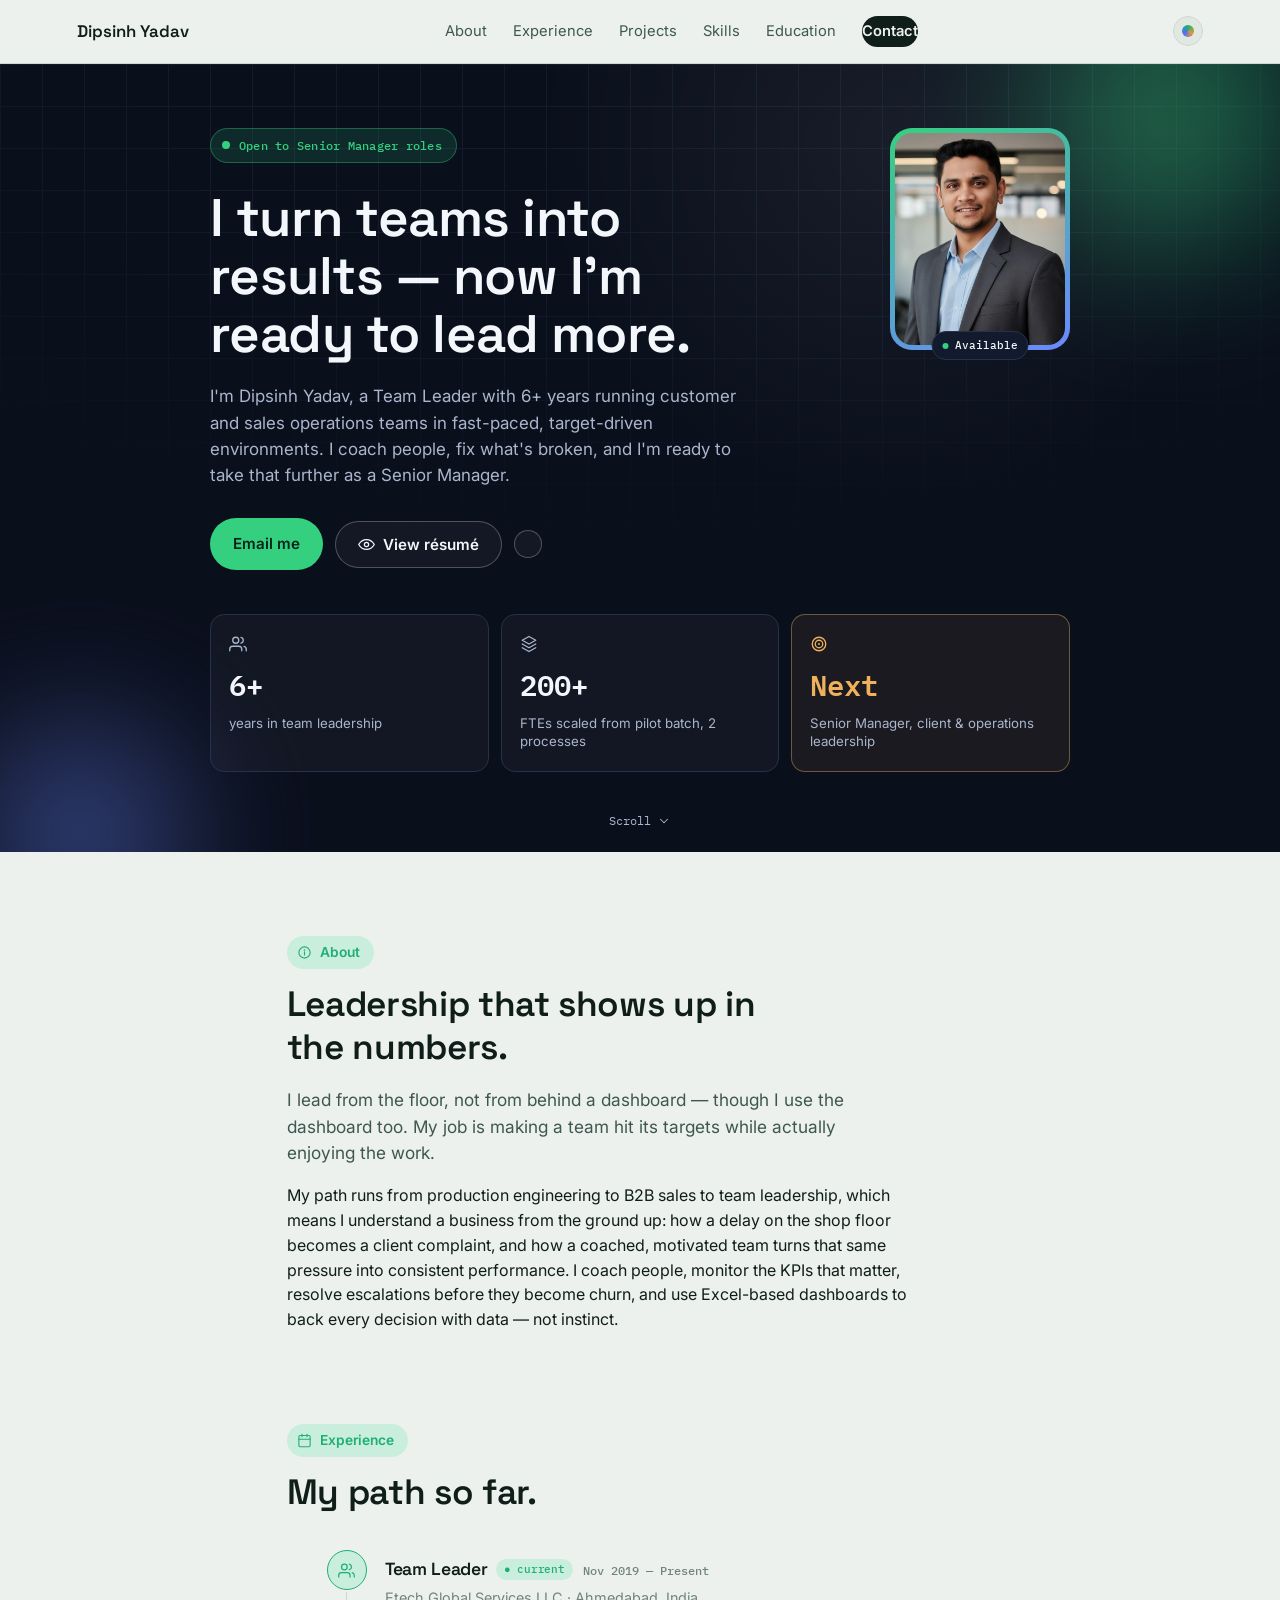
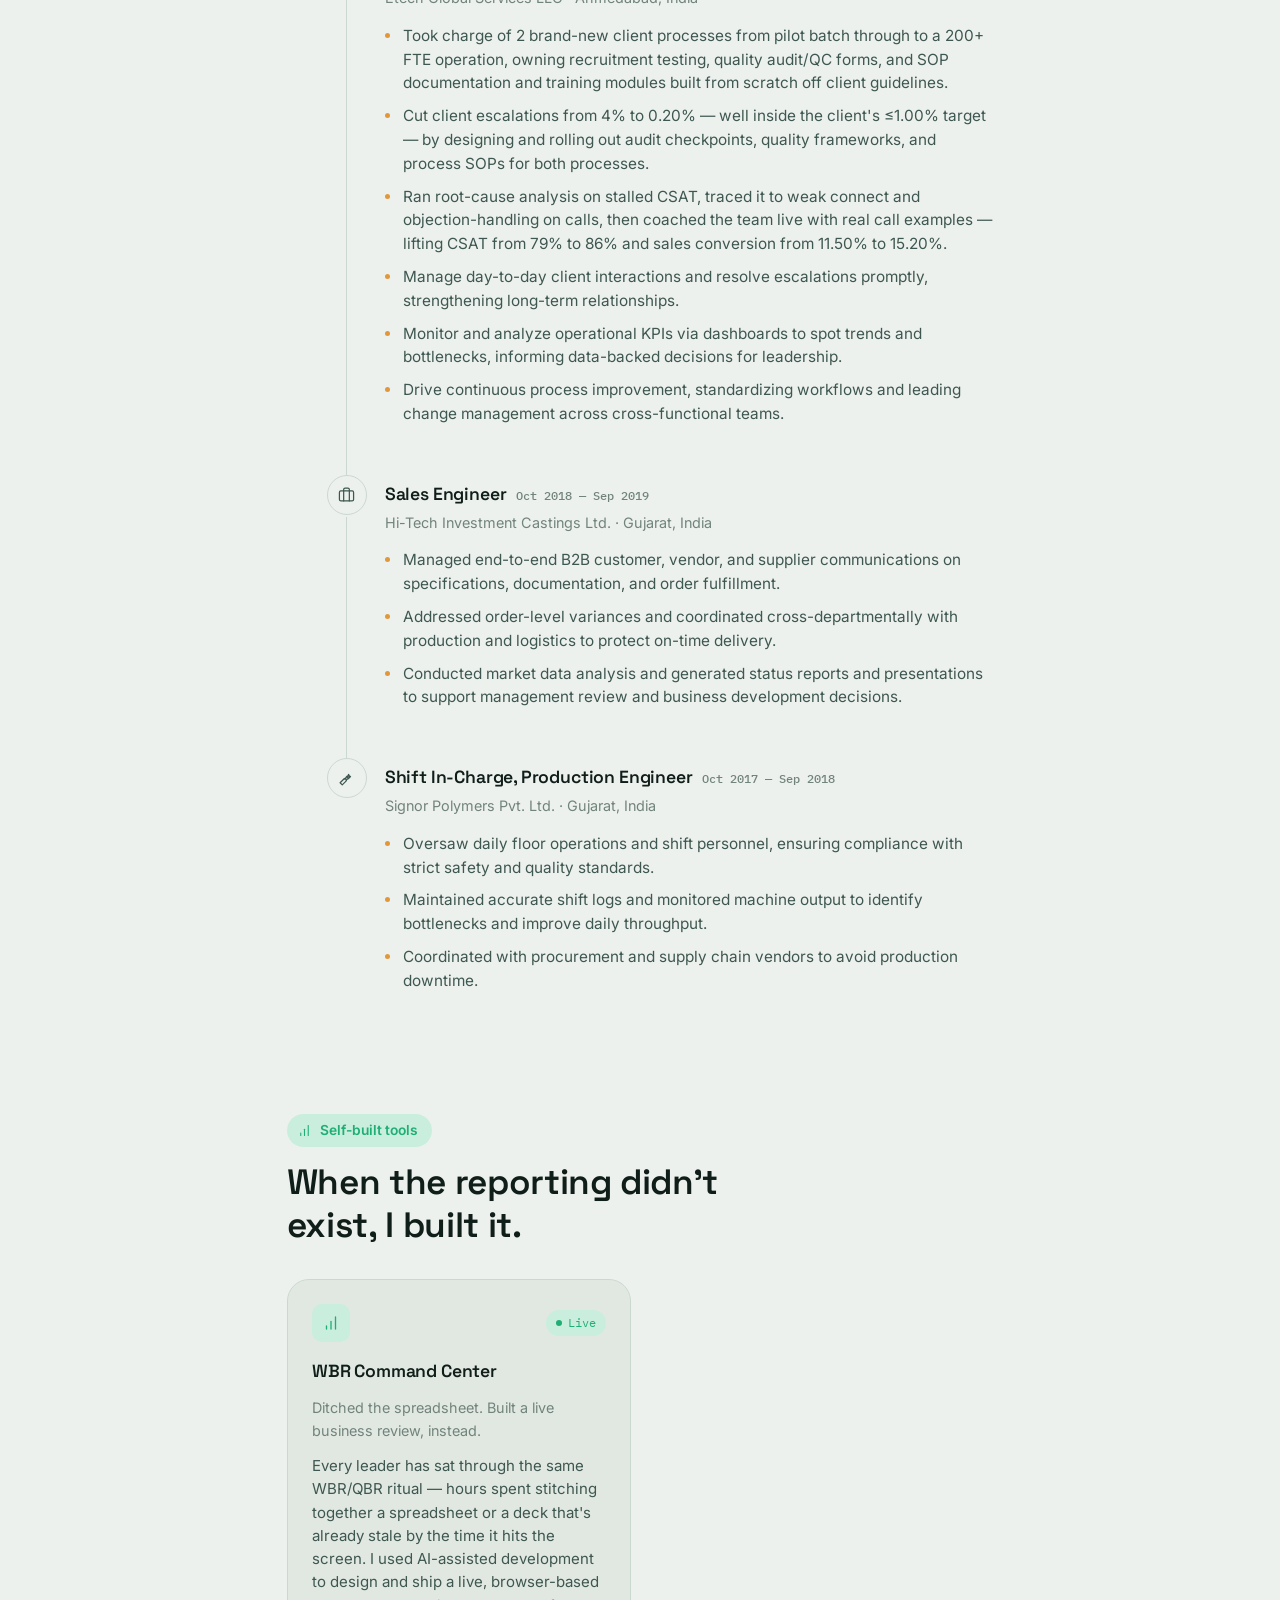
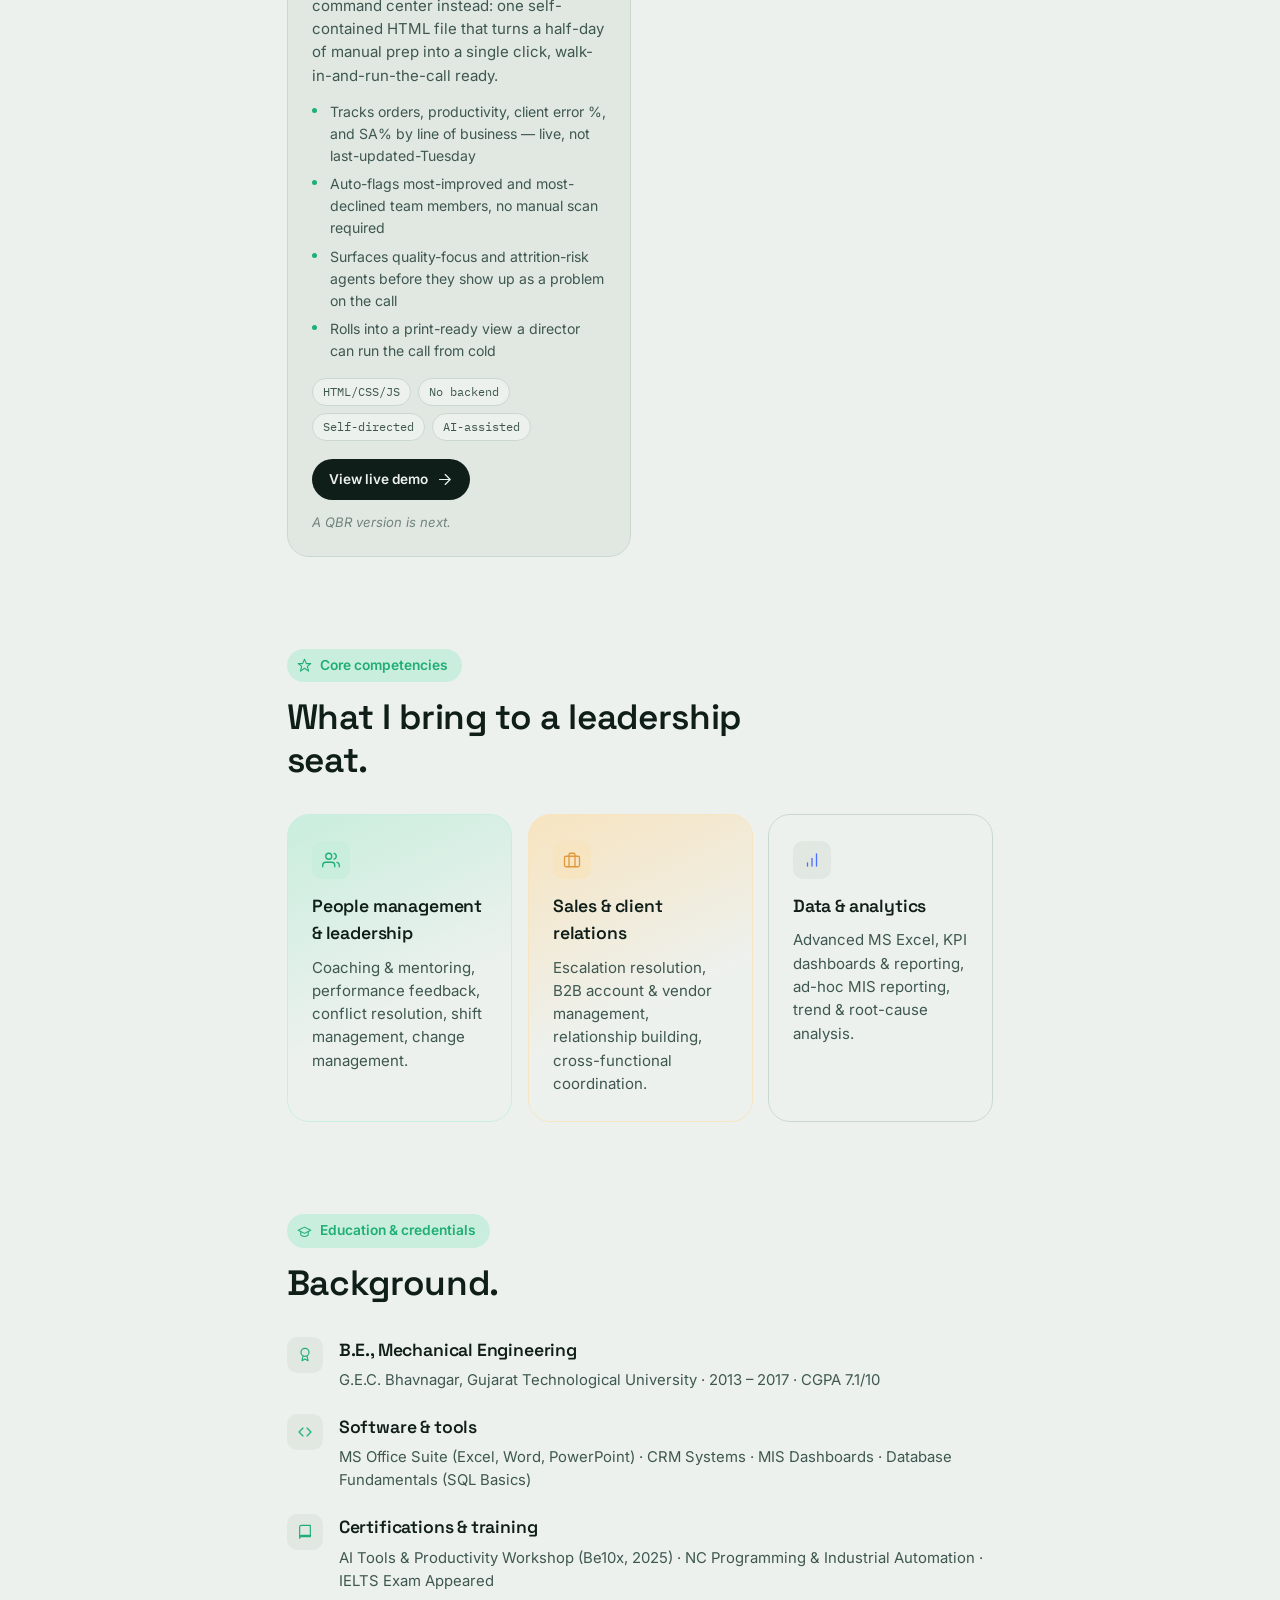
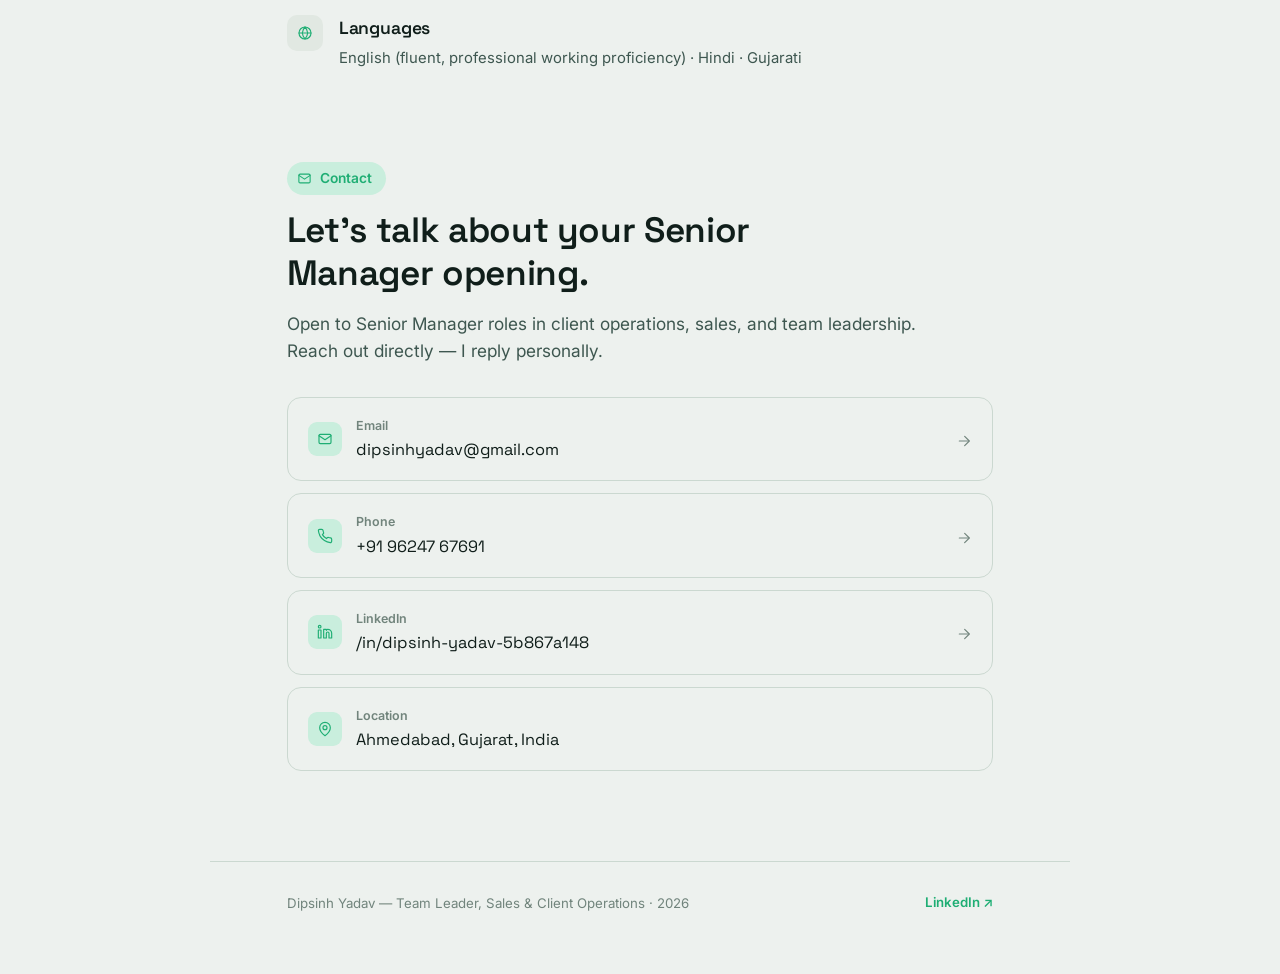
<file: index.html>
<!DOCTYPE html>
<html lang="en">
<head>
<meta charset="UTF-8">
<meta name="viewport" content="width=device-width, initial-scale=1.0">
<title>Dipsinh Yadav — Team Leader, Sales & Client Operations</title>
<meta name="description" content="Dipsinh Yadav — Team Leader with 6+ years leading customer and sales operations teams, targeting a Senior Manager role. Ahmedabad, India.">

<!-- Open Graph / social preview -->
<meta property="og:type" content="profile">
<meta property="og:title" content="Dipsinh Yadav — Team Leader, Sales & Client Operations">
<meta property="og:description" content="6+ years leading customer and sales operations teams, targeting a Senior Manager role. Ahmedabad, India.">
<meta property="og:image" content="https://dipsinh-yadav-portfolio.netlify.app/photo.jpg">
<meta property="og:url" content="https://dipsinh-yadav-portfolio.netlify.app/">
<meta name="twitter:card" content="summary">
<meta name="twitter:title" content="Dipsinh Yadav — Team Leader, Sales & Client Operations">
<meta name="twitter:description" content="6+ years leading customer and sales operations teams, targeting a Senior Manager role.">
<meta name="twitter:image" content="https://dipsinh-yadav-portfolio.netlify.app/photo.jpg">

<link rel="preconnect" href="https://fonts.googleapis.com">
<link rel="preconnect" href="https://fonts.gstatic.com" crossorigin>
<link href="https://fonts.googleapis.com/css2?family=Space+Grotesk:wght@500;600;700&family=Inter:wght@400;500;600;700&family=IBM+Plex+Mono:wght@500;600&display=swap" rel="stylesheet">
<link rel="stylesheet" href="style.css">
<script src="theme.js"></script>
</head>
<body>

<header class="site-header">
  <a href="#top" class="brand">Dipsinh Yadav</a>
  <nav class="nav">
    <a href="#about">About</a>
    <a href="#experience">Experience</a>
    <a href="#projects">Projects</a>
    <a href="#skills">Skills</a>
    <a href="#education">Education</a>
    <a href="#contact" class="nav-cta">Contact</a>
  </nav>
  <div class="header-actions">
    <button class="theme-toggle" id="themeToggle" aria-label="Change color theme" title="Change color theme">
      <span class="theme-dot"></span>
    </button>
    <button class="nav-toggle" id="navToggle" aria-label="Open menu" aria-expanded="false">
      <span></span><span></span><span></span>
    </button>
  </div>
</header>

<main id="top">

  <!-- HERO — a fixed, self-contained "console" look, deliberately unlike
       the rest of the page (see style.css: hero uses its own colors,
       not the theme tokens below it). -->
  <section class="hero">
    <div class="hero-grid" aria-hidden="true"></div>
    <div class="hero-glow hero-glow-a" aria-hidden="true"></div>
    <div class="hero-glow hero-glow-b" aria-hidden="true"></div>

    <div class="hero-top">
      <div class="hero-text">
        <p class="status-pill"><span class="status-dot"></span>Open to Senior Manager roles</p>
        <h1>I turn teams into<br>results — now I'm<br>ready to lead more.</h1>
        <p class="hero-sub">I'm Dipsinh Yadav, a Team Leader with 6+ years running customer and sales
          operations teams in fast-paced, target-driven environments. I coach people, fix what's broken,
          and I'm ready to take that further as a Senior Manager.</p>
        <div class="hero-actions">
          <a href="mailto:dipsinhyadav@gmail.com" class="btn btn-primary">Email me</a>
          <button type="button" class="btn btn-ghost" id="viewResumeBtn"><span class="icon" aria-hidden="true"><svg viewBox="0 0 24 24" fill="none" stroke="currentColor" stroke-width="1.75" stroke-linecap="round" stroke-linejoin="round"><path d="M1 12s4-7 11-7 11 7 11 7-4 7-11 7-11-7-11-7Z"/><circle cx="12" cy="12" r="3"/></svg></span>View résumé</button>
          <a href="Dipsinh_Yadav_Resume.pdf" class="btn btn-ghost btn-icon-only" download aria-label="Download résumé" title="Download résumé"><svg viewBox="0 0 24 24" fill="none" stroke="currentColor" stroke-width="1.75" stroke-linecap="round" stroke-linejoin="round"><path d="M12 3v12"/><path d="m7 10 5 5 5-5"/><path d="M5 21h14"/></svg></a>
        </div>
      </div>
      <div class="hero-photo">
        <div class="photo-frame">
          <img src="photo.jpg" alt="Portrait of Dipsinh Yadav">
        </div>
        <span class="photo-chip"><span class="status-dot"></span>Available</span>
      </div>
    </div>

    <dl class="stat-strip" id="statStrip"></dl>

    <div class="scroll-cue" aria-hidden="true">
      <span>Scroll</span>
      <svg viewBox="0 0 24 24" fill="none" stroke="currentColor" stroke-width="1.75" stroke-linecap="round" stroke-linejoin="round"><path d="m6 9 6 6 6-6"/></svg>
    </div>
  </section>

  <!-- ABOUT -->
  <section id="about" class="section">
    <p class="section-tag"><span class="icon" aria-hidden="true"><svg viewBox="0 0 24 24" fill="none" stroke="currentColor" stroke-width="1.75" stroke-linecap="round" stroke-linejoin="round"><circle cx="12" cy="12" r="9"/><path d="M12 16v-5"/><circle cx="12" cy="8" r="0.5" fill="currentColor"/></svg></span>About</p>
    <h2>Leadership that shows up in the numbers.</h2>
    <div class="about-grid">
      <p class="lede">I lead from the floor, not from behind a dashboard — though I use the dashboard too.
        My job is making a team hit its targets while actually enjoying the work.</p>
      <p>My path runs from production engineering to B2B sales to team leadership, which means I understand
        a business from the ground up: how a delay on the shop floor becomes a client complaint, and how a
        coached, motivated team turns that same pressure into consistent performance. I coach people,
        monitor the KPIs that matter, resolve escalations before they become churn, and use Excel-based
        dashboards to back every decision with data — not instinct.</p>
    </div>
  </section>

  <!-- EXPERIENCE -->
  <section id="experience" class="section">
    <p class="section-tag"><span class="icon" aria-hidden="true"><svg viewBox="0 0 24 24" fill="none" stroke="currentColor" stroke-width="1.75" stroke-linecap="round" stroke-linejoin="round"><rect x="3" y="4" width="18" height="18" rx="2"/><path d="M8 2v4M16 2v4M3 10h18"/></svg></span>Experience</p>
    <h2>My path so far.</h2>
    <ol class="timeline" id="timeline"></ol>
  </section>

  <!-- PROJECTS / SELF-BUILT TOOLS -->
  <section id="projects" class="section">
    <p class="section-tag"><span class="icon" aria-hidden="true"><svg viewBox="0 0 24 24" fill="none" stroke="currentColor" stroke-width="1.75" stroke-linecap="round" stroke-linejoin="round"><line x1="12" y1="20" x2="12" y2="10"/><line x1="18" y1="20" x2="18" y2="4"/><line x1="6" y1="20" x2="6" y2="16"/></svg></span>Self-built tools</p>
    <h2>When the reporting didn't exist, I built it.</h2>
    <div class="project-grid" id="projectGrid"></div>
  </section>

  <!-- SKILLS -->
  <section id="skills" class="section">
    <p class="section-tag"><span class="icon" aria-hidden="true"><svg viewBox="0 0 24 24" fill="none" stroke="currentColor" stroke-width="1.75" stroke-linecap="round" stroke-linejoin="round"><path d="m12 2 3 7h7l-5.5 4.5L18.5 21 12 16.5 5.5 21l2-7.5L2 9h7Z"/></svg></span>Core competencies</p>
    <h2>What I bring to a leadership seat.</h2>
    <div class="skill-grid" id="skillGrid"></div>
  </section>

  <!-- EDUCATION -->
  <section id="education" class="section">
    <p class="section-tag"><span class="icon" aria-hidden="true"><svg viewBox="0 0 24 24" fill="none" stroke="currentColor" stroke-width="1.75" stroke-linecap="round" stroke-linejoin="round"><path d="M22 10 12 5 2 10l10 5 10-5Z"/><path d="M6 12v5c0 1.1 2.7 3 6 3s6-1.9 6-3v-5"/></svg></span>Education &amp; credentials</p>
    <h2>Background.</h2>
    <div class="edu-grid" id="eduGrid"></div>
  </section>

  <!-- CONTACT -->
  <section id="contact" class="section contact-section">
    <p class="section-tag"><span class="icon" aria-hidden="true"><svg viewBox="0 0 24 24" fill="none" stroke="currentColor" stroke-width="1.75" stroke-linecap="round" stroke-linejoin="round"><rect x="3" y="5" width="18" height="14" rx="2"/><path d="m3 7 9 6 9-6"/></svg></span>Contact</p>
    <h2>Let's talk about your Senior Manager opening.</h2>
    <p class="lede">Open to Senior Manager roles in client operations, sales, and team leadership. Reach out
      directly — I reply personally.</p>
    <div class="contact-grid" id="contactGrid"></div>
  </section>

  <!-- RESUME VIEWER MODAL — renders the résumé content directly, so it's
       visible immediately on any device. No download button here on
       purpose: the hero already has one. -->
  <div class="resume-modal" id="resumeModal" role="dialog" aria-modal="true" aria-label="Résumé viewer" hidden>
    <div class="resume-modal-backdrop" id="resumeModalBackdrop"></div>
    <div class="resume-modal-panel">
      <div class="resume-modal-bar">
        <span>Résumé — Dipsinh Yadav</span>
        <button type="button" class="resume-modal-close" id="resumeModalClose" aria-label="Close résumé viewer">
          <svg viewBox="0 0 24 24" fill="none" stroke="currentColor" stroke-width="1.75" stroke-linecap="round" stroke-linejoin="round"><path d="M18 6 6 18"/><path d="m6 6 12 12"/></svg>
        </button>
      </div>
      <div class="resume-modal-body" id="resumeView"></div>
    </div>
  </div>

</main>

<button type="button" class="back-to-top" id="backToTop" aria-label="Back to top">
  <svg viewBox="0 0 24 24" fill="none" stroke="currentColor" stroke-width="1.75" stroke-linecap="round" stroke-linejoin="round"><path d="M12 19V5"/><path d="m5 12 7-7 7 7"/></svg>
</button>

<footer class="site-footer">
  <p>Dipsinh Yadav — Team Leader, Sales &amp; Client Operations · <span class="footer-year"></span></p>
  <a href="https://www.linkedin.com/in/dipsinh-yadav-5b867a148/" target="_blank" rel="noopener" class="footer-link">LinkedIn ↗</a>
</footer>

<script src="content.js"></script>
<script src="script.js"></script>
</body>
</html>
</file>
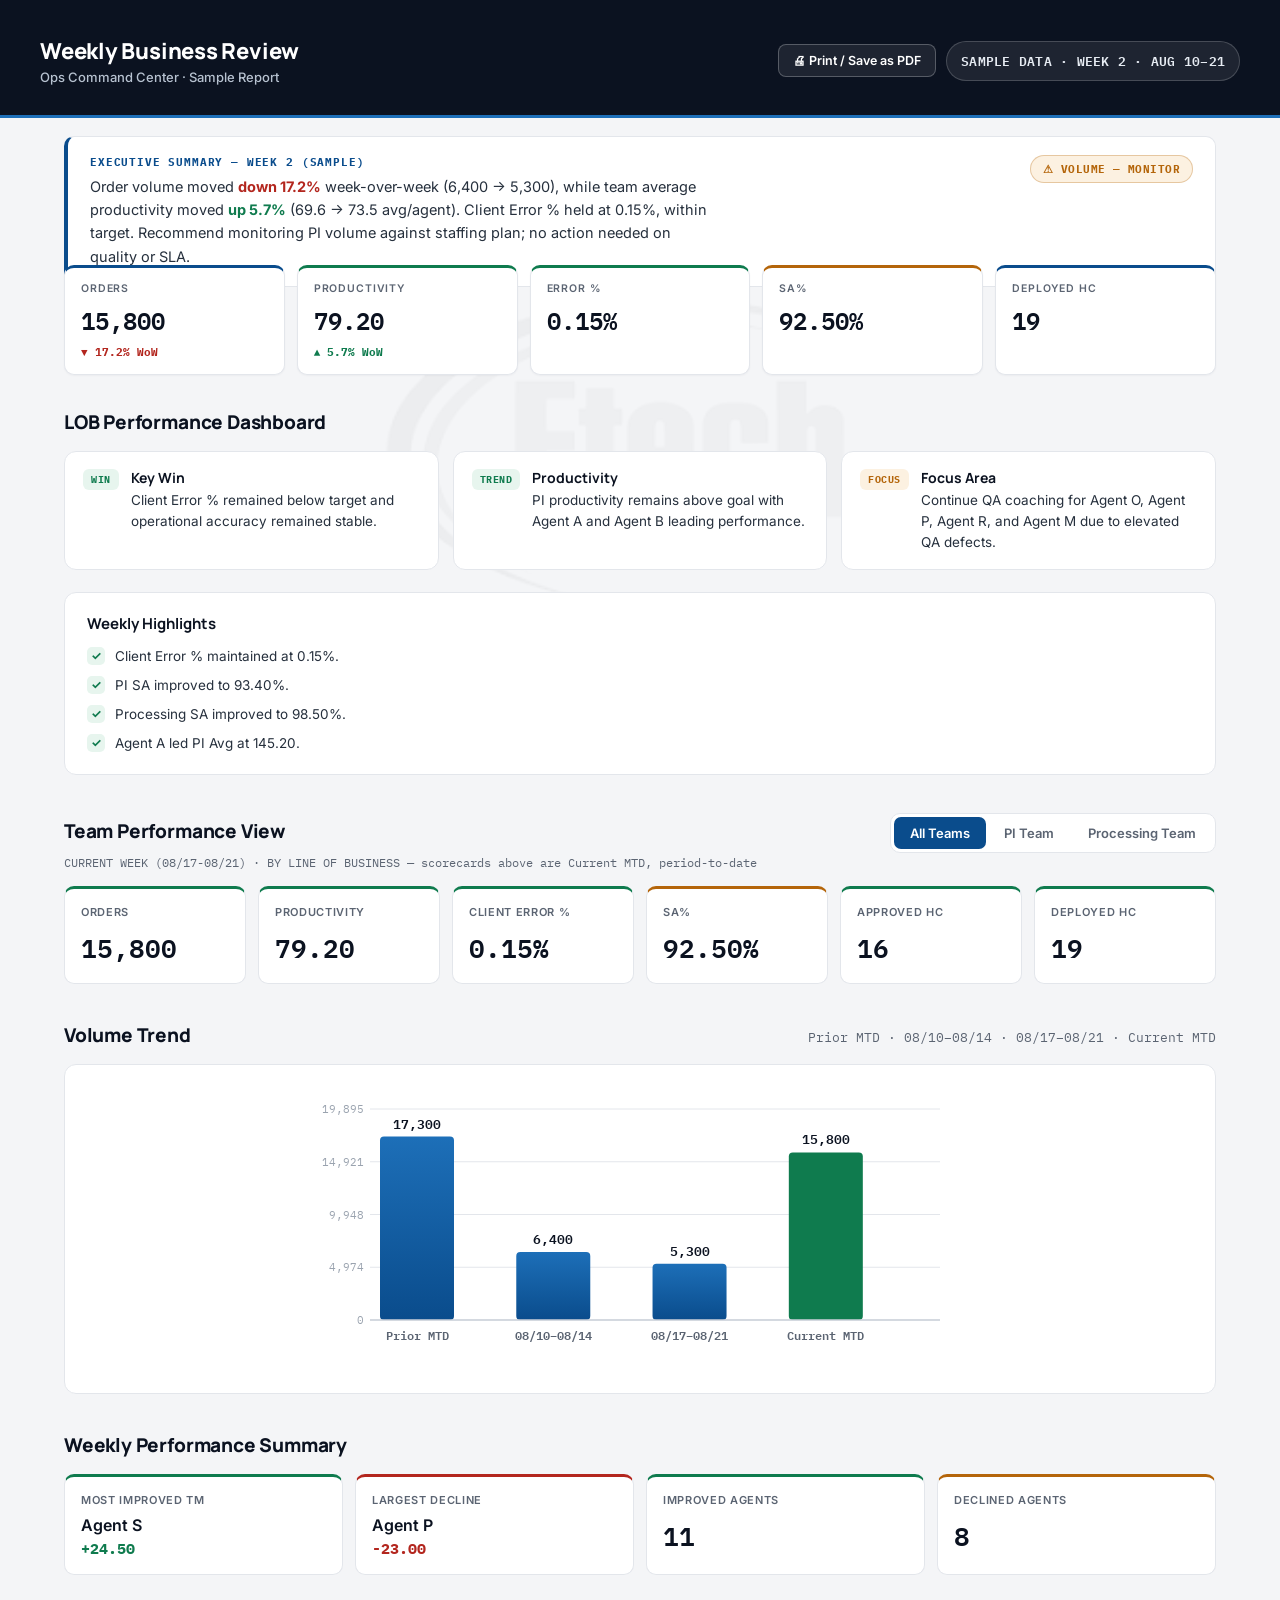
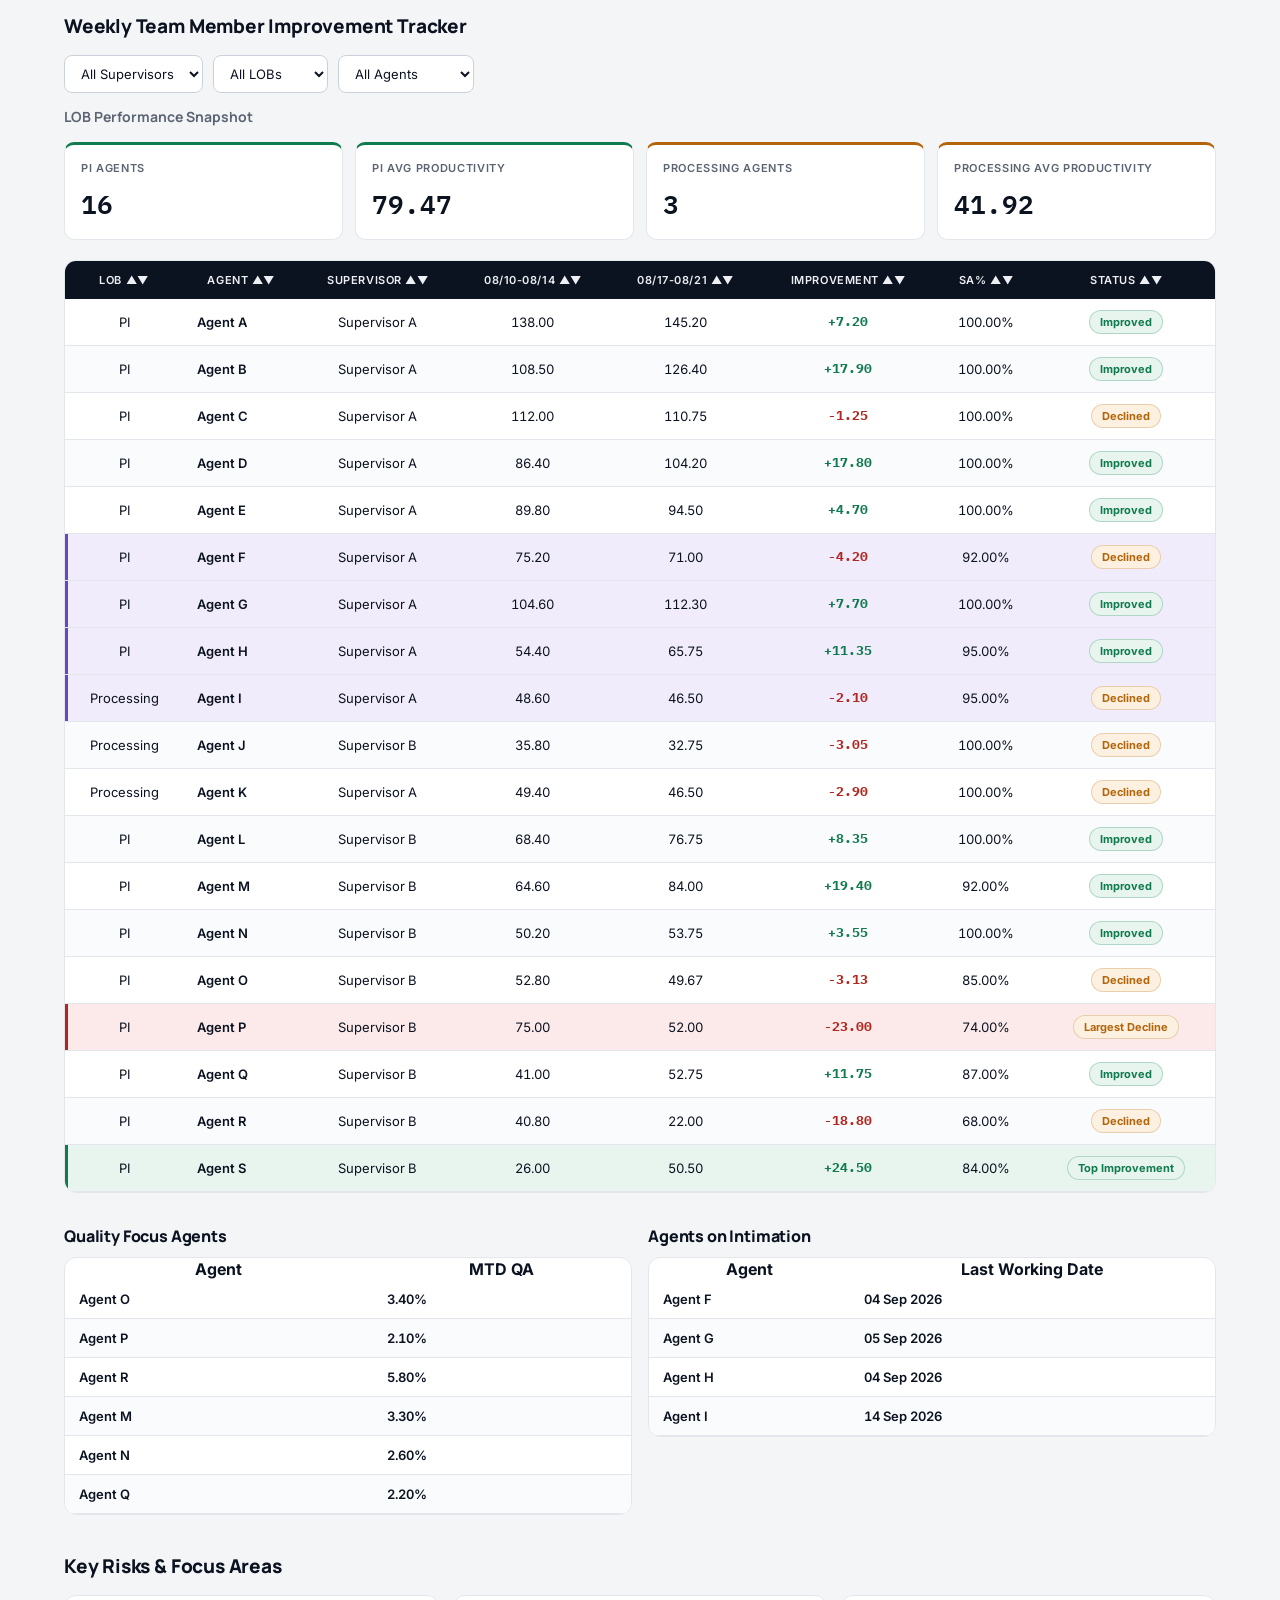
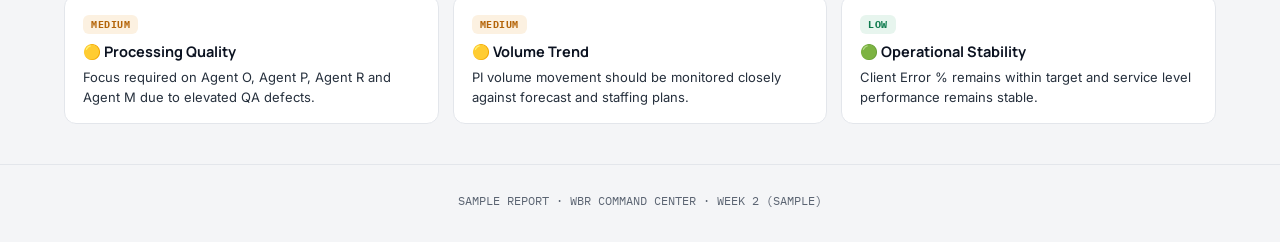
<file: wbr-dashboard.html>
<!DOCTYPE html>
<html lang="en">
<head>
<meta charset="UTF-8">
<meta name="viewport" content="width=device-width, initial-scale=1.0">
<title>WBR Command Center — Sample Report</title>
<link rel="icon" href="[data-uri]" type="image/png">
<link rel="preconnect" href="https://fonts.googleapis.com">
<link rel="preconnect" href="https://fonts.gstatic.com" crossorigin>
<link href="https://fonts.googleapis.com/css2?family=Manrope:wght@600;700;800&family=Inter:wght@400;500;600;700&family=IBM+Plex+Mono:wght@500;600;700&display=swap" rel="stylesheet">
<style>

:root{
  --ink:#0B1220;
  --ink-soft:#5B6472;
  --paper:#F4F5F7;
  --surface:#FFFFFF;
  --line:#E3E6EB;
  --line-strong:#CBD1DA;
  --brand:#0A4C8C;
  --brand-2:#1D6FB8;
  --brand-soft:#EAF1FA;
  --good:#0F7B4E;
  --good-soft:#E7F5EE;
  --warn:#B4650A;
  --warn-soft:#FCF1E1;
  --bad:#B3261E;
  --bad-soft:#FBEAE9;
  --violet:#6947C4;
  --violet-soft:#F1ECFB;
  --radius:12px;
  --font-display:'Manrope',system-ui,sans-serif;
  --font-body:'Inter',system-ui,sans-serif;
  --font-mono:'IBM Plex Mono',ui-monospace,monospace;
}

*{ box-sizing:border-box; }

html{ scroll-behavior:smooth; }

body{
  margin:0;
  font-family:var(--font-body);
  background:var(--paper);
  color:var(--ink);
  -webkit-font-smoothing:antialiased;
}

:focus-visible{
  outline:2px solid var(--brand);
  outline-offset:2px;
}

/* ---------- Masthead ---------- */

.masthead{
  background:var(--ink);
  color:#fff;
  padding:36px 24px 30px;
  position:relative;
  border-bottom:3px solid var(--brand-2);
}

.masthead-inner{
  max-width:1200px;
  margin:0 auto;
  display:flex;
  align-items:center;
  justify-content:space-between;
  gap:20px;
  flex-wrap:wrap;
}

.masthead-brand{
  display:flex;
  align-items:center;
  gap:14px;
}

.masthead-brand img{
  width:38px;
  height:38px;
  border-radius:8px;
  background:#fff;
  padding:3px;
}

.masthead-titles h1{
  font-family:var(--font-display);
  font-weight:800;
  font-size:22px;
  margin:0;
  letter-spacing:-.01em;
}

.masthead-titles p{
  margin:3px 0 0;
  font-size:13px;
  color:#B7C2D0;
  font-weight:500;
}

.period-pill{
  font-family:var(--font-mono);
  font-size:12.5px;
  font-weight:600;
  letter-spacing:.02em;
  background:rgba(255,255,255,.08);
  border:1px solid rgba(255,255,255,.18);
  color:#E7ECF3;
  padding:8px 14px;
  border-radius:999px;
  white-space:nowrap;
}

/* ---------- Scorecard strip ---------- */

.scorecard-strip{
  max-width:1200px;
  margin:-22px auto 0;
  padding:0 24px;
  display:grid;
  grid-template-columns:repeat(5,1fr);
  gap:12px;
  position:relative;
  z-index:2;
}

@media (max-width:900px){
  .scorecard-strip{ grid-template-columns:repeat(2,1fr); }
}
@media (max-width:480px){
  .scorecard-strip{ grid-template-columns:repeat(2,1fr); gap:10px; }
}

.scorecard{
  background:var(--surface);
  border:1px solid var(--line);
  border-top:3px solid var(--accent,var(--brand));
  border-radius:10px;
  padding:14px 16px;
  box-shadow:0 1px 2px rgba(15,23,42,.04);
}

.scorecard .label{
  font-size:10.5px;
  text-transform:uppercase;
  letter-spacing:.08em;
  color:var(--ink-soft);
  font-weight:600;
}

.scorecard .value{
  font-family:var(--font-mono);
  font-weight:600;
  font-size:24px;
  margin-top:6px;
  font-variant-numeric:tabular-nums;
  color:var(--ink);
}

/* ---------- Layout ---------- */

.container{
  max-width:1200px;
  margin:0 auto;
  padding:34px 24px 20px;
}

.section-header{
  display:flex;
  align-items:baseline;
  justify-content:space-between;
  flex-wrap:wrap;
  gap:8px;
  margin:38px 0 16px;
}

.section-header:first-child{ margin-top:0; }

.section-title{
  font-family:var(--font-display);
  font-size:19px;
  font-weight:800;
  color:var(--ink);
  margin:0;
  letter-spacing:-.01em;
}

.section-sub{
  font-size:12.5px;
  color:var(--ink-soft);
  font-family:var(--font-mono);
}

/* ---------- Notice tiles (Key Win / Productivity / Focus) ---------- */

.notice-grid{
  display:grid;
  grid-template-columns:repeat(auto-fit,minmax(240px,1fr));
  gap:14px;
}

.notice{
  background:var(--surface);
  border:1px solid var(--line);
  border-radius:var(--radius);
  padding:16px 18px;
  display:flex;
  gap:12px;
  align-items:flex-start;
}

.notice .tag{
  flex:0 0 auto;
  font-family:var(--font-mono);
  font-size:10px;
  font-weight:700;
  letter-spacing:.05em;
  padding:4px 8px;
  border-radius:6px;
  margin-top:1px;
}

.notice.good .tag{ background:var(--good-soft); color:var(--good); }
.notice.warn .tag{ background:var(--warn-soft); color:var(--warn); }
.notice.bad  .tag{ background:var(--bad-soft);  color:var(--bad); }

.notice p{ margin:0; font-size:13.5px; line-height:1.55; color:#26303D; }
.notice strong{ display:block; font-size:14px; font-family:var(--font-display); font-weight:700; margin-bottom:3px; color:var(--ink); }

/* ---------- Card / checklist ---------- */

.card{
  background:var(--surface);
  border:1px solid var(--line);
  border-radius:var(--radius);
  padding:20px 22px;
}

.card h3{
  font-family:var(--font-display);
  font-size:15px;
  margin:0 0 12px;
  font-weight:700;
}

.checklist{ list-style:none; margin:0; padding:0; display:grid; gap:9px; }
.checklist li{
  display:flex;
  gap:10px;
  align-items:flex-start;
  font-size:13.5px;
  color:#26303D;
  line-height:1.5;
}
.checklist li::before{
  content:"✓";
  flex:0 0 auto;
  width:18px; height:18px;
  border-radius:5px;
  background:var(--good-soft);
  color:var(--good);
  font-size:12px;
  font-weight:700;
  display:flex; align-items:center; justify-content:center;
  margin-top:1px;
}

/* ---------- Segmented control ---------- */

.segmented{
  display:inline-flex;
  background:#fff;
  border:1px solid var(--line);
  border-radius:10px;
  padding:3px;
  gap:2px;
}

.segmented button{
  border:none;
  background:transparent;
  color:var(--ink-soft);
  font-family:var(--font-body);
  font-weight:600;
  font-size:13px;
  padding:8px 16px;
  border-radius:7px;
  cursor:pointer;
  transition:background .15s ease, color .15s ease;
}

.segmented button.active,
.segmented button:hover{
  background:var(--brand);
  color:#fff;
}

/* ---------- KPI grid (reused for team + LOB snapshot) ---------- */

.kpi-grid{
  display:grid;
  grid-template-columns:repeat(auto-fit,minmax(180px,1fr));
  gap:12px;
  margin-top:16px;
}

.kpi{
  background:var(--surface);
  border:1px solid var(--line);
  border-top:3px solid var(--accent,var(--brand));
  border-radius:10px;
  padding:16px;
}

.kpi.green{ --accent:var(--good); }
.kpi.orange{ --accent:var(--warn); }
.kpi.red{ --accent:var(--bad); }

.kpi-title{
  font-size:11px;
  text-transform:uppercase;
  letter-spacing:.06em;
  color:var(--ink-soft);
  font-weight:600;
}

.kpi-value{
  font-family:var(--font-mono);
  font-weight:600;
  font-size:26px;
  margin-top:8px;
  color:var(--ink);
  font-variant-numeric:tabular-nums;
}

.kpi-value:empty::after{ content:"—"; color:var(--line-strong); }

/* ---------- Chart ---------- */

.chart-box{
  background:var(--surface);
  border:1px solid var(--line);
  border-radius:var(--radius);
  padding:20px 20px 8px;
}

svg{ width:100%; height:300px; display:block; font-family:var(--font-mono); }

/* ---------- Filters ---------- */

.filters{
  display:flex;
  gap:10px;
  flex-wrap:wrap;
  margin-bottom:14px;
}

select{
  padding:9px 12px;
  border-radius:8px;
  border:1px solid var(--line-strong);
  background:#fff;
  font-family:var(--font-body);
  font-size:13px;
  color:var(--ink);
}

/* ---------- Table ---------- */

.table-scroll{
  overflow-x:auto;
  border:1px solid var(--line);
  border-radius:var(--radius);
  background:#fff;
}

table{
  width:100%;
  min-width:760px;
  border-collapse:collapse;
}

thead th{
  position:sticky;
  top:0;
  background:var(--ink);
  color:#EDEFF3;
  padding:12px 14px;
  font-size:11px;
  font-weight:600;
  letter-spacing:.05em;
  text-transform:uppercase;
  text-align:center;
  cursor:pointer;
  user-select:none;
  white-space:nowrap;
}

thead th:hover{ background:#1A2536; }

td{
  padding:11px 14px;
  border-bottom:1px solid var(--line);
  font-size:13px;
  text-align:center;
  font-variant-numeric:tabular-nums;
}

td:nth-child(2){ text-align:left; font-weight:600; font-family:var(--font-body); }

tbody tr:nth-child(even){ background:#FAFBFC; }
tbody tr:hover{ background:var(--brand-soft); }

.positive{ color:var(--good); font-weight:700; font-family:var(--font-mono); }
.negative{ color:var(--bad); font-weight:700; font-family:var(--font-mono); }

.badge{
  display:inline-block;
  padding:4px 10px;
  border-radius:999px;
  font-size:11px;
  font-weight:700;
  border:1px solid transparent;
}
.badge.success{ background:var(--good-soft); color:var(--good); border-color:rgba(15,123,78,.25); }
.badge.warning{ background:var(--warn-soft); color:var(--warn); border-color:rgba(180,101,10,.25); }

.top-performer{ background:var(--good-soft) !important; box-shadow:inset 3px 0 0 var(--good); }
.largest-decline{ background:var(--bad-soft) !important; box-shadow:inset 3px 0 0 var(--bad); }
.on-intimation{ background:var(--violet-soft) !important; box-shadow:inset 3px 0 0 var(--violet); }

/* ---------- Side by side mini tables ---------- */

.side-by-side{
  display:grid;
  grid-template-columns:1fr 1fr;
  gap:16px;
}
@media (max-width:768px){ .side-by-side{ grid-template-columns:1fr; } }

.mini-table table{ min-width:0; }
.mini-table th{ position:static; }

/* ---------- Risk / issue cards ---------- */

.open-items-grid{
  display:grid;
  grid-template-columns:repeat(auto-fit,minmax(260px,1fr));
  gap:14px;
}

.issue{
  background:var(--surface);
  border:1px solid var(--line);
  border-radius:var(--radius);
  padding:16px 18px;
}

.issue .chip{
  display:inline-block;
  font-family:var(--font-mono);
  font-size:10px;
  font-weight:700;
  letter-spacing:.05em;
  padding:3px 8px;
  border-radius:6px;
  margin-bottom:8px;
}

.issue.high .chip{ background:var(--bad-soft); color:var(--bad); }
.issue.medium .chip{ background:var(--warn-soft); color:var(--warn); }
.issue.low .chip{ background:var(--good-soft); color:var(--good); }

.issue h3{ margin:0 0 6px; font-size:14.5px; font-family:var(--font-display); font-weight:700; }
.issue p{ margin:0; font-size:13px; line-height:1.55; color:#26303D; }

/* ---------- Footer ---------- */

footer{
  text-align:center;
  padding:28px 20px 34px;
  color:var(--ink-soft);
  font-size:12px;
  font-family:var(--font-mono);
  border-top:1px solid var(--line);
  margin-top:20px;
}

/* ---------- Executive summary ---------- */

.exec-summary{
  max-width:1200px;
  margin:18px auto 0;
  padding:0 24px;
}

.exec-card{
  background:var(--surface);
  border:1px solid var(--line);
  border-left:4px solid var(--brand);
  border-radius:10px;
  padding:18px 22px;
  display:flex;
  gap:16px;
  align-items:flex-start;
  flex-wrap:wrap;
  justify-content:space-between;
}

.exec-text{
  flex:1 1 420px;
}

.exec-text .eyebrow{
  font-family:var(--font-mono);
  font-size:10.5px;
  font-weight:700;
  letter-spacing:.08em;
  color:var(--brand);
  text-transform:uppercase;
}

.exec-text p{
  margin:6px 0 0;
  font-size:14.5px;
  line-height:1.6;
  color:#26303D;
  max-width:70ch;
}

.exec-text b{ color:var(--ink); }

.status-chip{
  font-family:var(--font-mono);
  font-size:11px;
  font-weight:700;
  letter-spacing:.04em;
  padding:6px 12px;
  border-radius:999px;
  white-space:nowrap;
  border:1px solid;
}
.status-chip.amber{ background:var(--warn-soft); color:var(--warn); border-color:rgba(180,101,10,.3); }
.status-chip.green{ background:var(--good-soft); color:var(--good); border-color:rgba(15,123,78,.3); }

/* ---------- WoW trend chips on scorecards ---------- */

.trend-chip{
  display:inline-flex;
  align-items:center;
  gap:3px;
  font-family:var(--font-mono);
  font-size:11px;
  font-weight:700;
  margin-top:6px;
}
.trend-chip.up{ color:var(--good); }
.trend-chip.down{ color:var(--bad); }

/* ---------- Print ---------- */

@media print{
  body{ background:#fff; }
  .masthead{ background:#fff !important; color:var(--ink) !important; border-bottom:2px solid var(--ink); }
  .masthead-titles p{ color:var(--ink-soft) !important; }
  .period-pill{ background:#fff !important; color:var(--ink) !important; border-color:var(--ink) !important; }
  thead th{ position:static !important; background:#EEF1F5 !important; color:var(--ink) !important; }
  .segmented, .filters{ display:none !important; }
  .card, .kpi, .scorecard, .notice, .issue, .exec-card{ break-inside:avoid; }
  .table-scroll{ overflow:visible !important; }
  .no-print{ display:none !important; }
  .page-watermark{ display:none !important; }
}

/* ---------- Watermark ---------- */

.page-watermark{
  position:fixed;
  top:50%;
  left:50%;
  width:560px;
  height:560px;
  transform:translate(-50%,-50%);
  background:url('[data-uri]') center/contain no-repeat;
  opacity:.035;
  filter:grayscale(1);
  pointer-events:none;
  z-index:0;
}

.masthead, .exec-summary, .scorecard-strip, .container, footer{
  position:relative;
  z-index:1;
}

/* ---------- Print / PDF button ---------- */

.print-btn{
  font-family:var(--font-body);
  font-size:12.5px;
  font-weight:600;
  background:rgba(255,255,255,.08);
  border:1px solid rgba(255,255,255,.25);
  color:#fff;
  padding:8px 14px;
  border-radius:8px;
  cursor:pointer;
  display:inline-flex;
  align-items:center;
  gap:6px;
  transition:background .15s ease;
  white-space:nowrap;
}
.print-btn:hover{ background:rgba(255,255,255,.2); }

.masthead-actions{
  display:flex;
  align-items:center;
  gap:10px;
  flex-wrap:wrap;
}

</style>
</head>

<body>

<div class="page-watermark"></div>

<div class="masthead">
  <div class="masthead-inner">
    <div class="masthead-brand">
      <div class="masthead-titles">
        <h1>Weekly Business Review</h1>
        <p>Ops Command Center · Sample Report</p>
      </div>
    </div>
    <div class="masthead-actions">
      <button class="print-btn no-print" onclick="window.print()">🖨 Print / Save as PDF</button>
      <div class="period-pill" id="periodPill"></div>
    </div>
  </div>
</div>

<div class="exec-summary">
  <div class="exec-card">
    <div class="exec-text">
      <div class="eyebrow" id="execEyebrow"></div>
      <p id="execSummaryText"></p>
    </div>
    <div class="status-chip" id="statusChip"></div>
  </div>
</div>

<div class="scorecard-strip" id="scorecardStrip"></div>

<div class="container">

  <div class="section-header">
    <h2 class="section-title">LOB Performance Dashboard</h2>
  </div>

  <div class="notice-grid" id="noticeGrid"></div>

  <div class="card" style="margin-top:22px;">
    <h3>Weekly Highlights</h3>
    <ul class="checklist" id="highlightsList"></ul>
  </div>

  <div class="section-header" style="margin-bottom:2px;">
    <h2 class="section-title">Team Performance View</h2>
    <div class="segmented">
      <button class="active" onclick="loadTeam('all',this)">All Teams</button>
      <button onclick="loadTeam('pi',this)">PI Team</button>
      <button onclick="loadTeam('processing',this)">Processing Team</button>
    </div>
  </div>
  <p id="teamScopeNote" style="margin:0 0 16px;font-size:12px;color:var(--ink-soft);font-family:var(--font-mono);"></p>

  <div class="kpi-grid">
    <div class="kpi green">
      <div class="kpi-title">Orders</div>
      <div id="orders" class="kpi-value"></div>
    </div>
    <div class="kpi green">
      <div class="kpi-title">Productivity</div>
      <div id="productivity" class="kpi-value"></div>
    </div>
    <div class="kpi green">
      <div class="kpi-title">Client Error %</div>
      <div id="error" class="kpi-value"></div>
    </div>
    <div class="kpi orange">
      <div class="kpi-title">SA%</div>
      <div id="sa" class="kpi-value"></div>
    </div>
    <div class="kpi green">
      <div class="kpi-title">Approved HC</div>
      <div id="approvedHC" class="kpi-value"></div>
    </div>
    <div class="kpi green">
      <div class="kpi-title">Deployed HC</div>
      <div id="deployedHC" class="kpi-value"></div>
    </div>
  </div>

  <div class="section-header">
    <h2 class="section-title">Volume Trend</h2>
    <span class="section-sub" id="chartSub"></span>
  </div>

  <div class="chart-box">
    <svg id="volumeChart" viewBox="0 0 640 300"></svg>
  </div>

  <div class="section-header">
    <h2 class="section-title">Weekly Performance Summary</h2>
  </div>

  <div class="kpi-grid">
    <div class="kpi green">
      <div class="kpi-title">Most Improved TM</div>
      <div id="topImprovedName" class="kpi-value" style="font-size:16px;font-family:var(--font-body);"></div>
      <div id="topImprovedValue" class="positive" style="margin-top:4px;font-size:15px;"></div>
    </div>
    <div class="kpi red">
      <div class="kpi-title">Largest Decline</div>
      <div id="largestDeclineName" class="kpi-value" style="font-size:16px;font-family:var(--font-body);"></div>
      <div id="largestDeclineValue" class="negative" style="margin-top:4px;font-size:15px;"></div>
    </div>
    <div class="kpi green">
      <div class="kpi-title">Improved Agents</div>
      <div id="improvedCount" class="kpi-value"></div>
    </div>
    <div class="kpi orange">
      <div class="kpi-title">Declined Agents</div>
      <div id="declinedCount" class="kpi-value"></div>
    </div>
  </div>

  <div class="section-header">
    <h2 class="section-title">Weekly Team Member Improvement Tracker</h2>
  </div>

  <div class="filters">
    <select id="supervisorFilter" onchange="applyFilters()"></select>
    <select id="lobFilter" onchange="applyFilters()"></select>
    <select id="statusFilter" onchange="applyFilters()">
      <option value="all">All Agents</option>
      <option value="improved">Improved Only</option>
      <option value="declined">Declined Only</option>
    </select>
  </div>

  <h3 style="font-family:var(--font-display);font-size:14px;margin:0 0 10px;color:var(--ink-soft);">LOB Performance Snapshot</h3>

  <div class="kpi-grid" style="margin-bottom:20px;">
    <div class="kpi green">
      <div class="kpi-title">PI Agents</div>
      <div id="piAgentCount" class="kpi-value"></div>
    </div>
    <div class="kpi green">
      <div class="kpi-title">PI Avg Productivity</div>
      <div id="piAvgProd" class="kpi-value"></div>
    </div>
    <div class="kpi orange">
      <div class="kpi-title">Processing Agents</div>
      <div id="procAgentCount" class="kpi-value"></div>
    </div>
    <div class="kpi orange">
      <div class="kpi-title">Processing Avg Productivity</div>
      <div id="procAvgProd" class="kpi-value"></div>
    </div>
  </div>

  <div class="table-scroll">
    <table id="improvementTable">
      <thead>
        <tr>
          <th onclick="sortTable(0)">LOB ▲▼</th>
          <th onclick="sortTable(1)">Agent ▲▼</th>
          <th onclick="sortTable(2)">Supervisor ▲▼</th>
          <th onclick="sortTable(3)" id="thPrev">▲▼</th>
          <th onclick="sortTable(4)" id="thCurr">▲▼</th>
          <th onclick="sortTable(5)">Improvement ▲▼</th>
          <th onclick="sortTable(6)">SA% ▲▼</th>
          <th onclick="sortTable(7)">Status ▲▼</th>
        </tr>
      </thead>
      <tbody id="agentTableBody"></tbody>
    </table>
  </div>

  <div class="side-by-side" style="margin-top:32px;">
    <div>
      <h2 class="section-title" style="font-size:16px;margin-bottom:10px;">Quality Focus Agents</h2>
      <div class="table-scroll mini-table">
        <table>
          <tr><th>Agent</th><th>MTD QA</th></tr>
          <tbody id="qualityFocusBody"></tbody>
        </table>
      </div>
    </div>
    <div>
      <h2 class="section-title" style="font-size:16px;margin-bottom:10px;">Agents on Intimation</h2>
      <div class="table-scroll mini-table">
        <table>
          <tr><th>Agent</th><th>Last Working Date</th></tr>
          <tbody id="intimationBody"></tbody>
        </table>
      </div>
    </div>
  </div>

  <div class="section-header">
    <h2 class="section-title">Key Risks &amp; Focus Areas</h2>
  </div>

  <div class="open-items-grid" id="risksGrid"></div>

</div>

<footer id="footerText"></footer>

<script>

/* ============================================================
   WEEK_DATA — the single source of truth for this report.
   To update for a new week, edit ONLY this object.
   Every section of the page (scorecards, chart, table,
   filters, mini-tables, risk cards, footer) renders from it,
   so the layout will not break as long as the shape below
   (field names / array-of-objects structure) stays the same.
   ============================================================ */

const WEEK_DATA = {

  period: {
    pill: "SAMPLE DATA · WEEK 2 · AUG 10–21",
    weekLabel: "Week 2 (Sample)",
    prevRangeShort: "08/10-08/14",   // previous week, table column header
    currRangeShort: "08/17-08/21",   // current week, table column header
    prevRangeDash: "08/10\u201308/14",
    currRangeDash: "08/17\u201308/21",
    mtdPriorLabel: "Prior MTD",
    mtdCurrentLabel: "Current MTD"
  },

  // Top-of-page scorecard strip (period-to-date figures)
  scorecards: {
    orders: 15800,
    productivity: 79.20,
    errorPct: 0.15,
    sa: 92.50,
    deployedHC: 19
  },

  // Narrative — the human-judgment part of the report. Edit freely each week.
  narrative: {
    statusChip: { label: "⚠ VOLUME — MONITOR", tone: "amber" },
    execTail: "Client Error % held at 0.15%, within target. Recommend monitoring PI volume against staffing plan; no action needed on quality or SLA.",
    keyWin: "Client Error % remained below target and operational accuracy remained stable.",
    productivityNote: "PI productivity remains above goal with Agent A and Agent B leading performance.",
    focusArea: "Continue QA coaching for Agent O, Agent P, Agent R, and Agent M due to elevated QA defects.",
    highlights: [
      "Client Error % maintained at 0.15%.",
      "PI SA improved to 93.40%.",
      "Processing SA improved to 98.50%.",
      "Agent A led PI Avg at 145.20."
    ]
  },

  // Team toggle (All / PI / Processing) — chart is [mtdPrior, weekPrev, weekCurr, mtdCurrent]
  teams: {
    all:        { orders: 15800, productivity: 79.20, error: 0.15, sa: 92.50, approvedHC: 16, deployedHC: 19, chart: [17300, 6400, 5300, 15800] },
    pi:         { orders: 14000, productivity: 84.10, error: 0.16, sa: 91.80, approvedHC: 16, deployedHC: 16, chart: [15400, 6300, 4800, 14000] },
    processing: { orders: 1800,  productivity: 41.50, error: 0.06, sa: 98.50, approvedHC: 2,  deployedHC: 3,  chart: [1900, 650, 500, 1800] }
  },

  // One row per agent. prevWeek/currWeek are productivity for that week.
  agents: [
    { lob:"PI", name:"Agent A",  supervisor:"Supervisor A", prevWeek:138.00, currWeek:145.20, sa:100.00, intimation:false },
    { lob:"PI", name:"Agent B",  supervisor:"Supervisor A", prevWeek:108.50, currWeek:126.40, sa:100.00, intimation:false },
    { lob:"PI", name:"Agent C",  supervisor:"Supervisor A", prevWeek:112.00, currWeek:110.75, sa:100.00, intimation:false },
    { lob:"PI", name:"Agent D",  supervisor:"Supervisor A", prevWeek:86.40,  currWeek:104.20, sa:100.00, intimation:false },
    { lob:"PI", name:"Agent E",  supervisor:"Supervisor A", prevWeek:89.80,  currWeek:94.50,  sa:100.00, intimation:false },
    { lob:"PI", name:"Agent F",  supervisor:"Supervisor A", prevWeek:75.20,  currWeek:71.00,  sa:92.00,  intimation:true  },
    { lob:"PI", name:"Agent G",  supervisor:"Supervisor A", prevWeek:104.60, currWeek:112.30, sa:100.00, intimation:true  },
    { lob:"PI", name:"Agent H",  supervisor:"Supervisor A", prevWeek:54.40,  currWeek:65.75,  sa:95.00,  intimation:true  },
    { lob:"Processing", name:"Agent I", supervisor:"Supervisor A", prevWeek:48.60, currWeek:46.50, sa:95.00, intimation:true },
    { lob:"Processing", name:"Agent J", supervisor:"Supervisor B", prevWeek:35.80, currWeek:32.75, sa:100.00, intimation:false },
    { lob:"Processing", name:"Agent K", supervisor:"Supervisor A", prevWeek:49.40, currWeek:46.50, sa:100.00, intimation:false },
    { lob:"PI", name:"Agent L",  supervisor:"Supervisor B", prevWeek:68.40, currWeek:76.75, sa:100.00, intimation:false },
    { lob:"PI", name:"Agent M",  supervisor:"Supervisor B", prevWeek:64.60, currWeek:84.00, sa:92.00,  intimation:false },
    { lob:"PI", name:"Agent N",  supervisor:"Supervisor B", prevWeek:50.20, currWeek:53.75, sa:100.00, intimation:false },
    { lob:"PI", name:"Agent O",  supervisor:"Supervisor B", prevWeek:52.80, currWeek:49.67, sa:85.00,  intimation:false },
    { lob:"PI", name:"Agent P",  supervisor:"Supervisor B", prevWeek:75.00, currWeek:52.00, sa:74.00,  intimation:false },
    { lob:"PI", name:"Agent Q",  supervisor:"Supervisor B", prevWeek:41.00, currWeek:52.75, sa:87.00,  intimation:false },
    { lob:"PI", name:"Agent R",  supervisor:"Supervisor B", prevWeek:40.80, currWeek:22.00, sa:68.00,  intimation:false },
    { lob:"PI", name:"Agent S",  supervisor:"Supervisor B", prevWeek:26.00, currWeek:50.50, sa:84.00,  intimation:false }
  ],

  qualityFocus: [
    { agent:"Agent O", qa:3.40 },
    { agent:"Agent P", qa:2.10 },
    { agent:"Agent R", qa:5.80 },
    { agent:"Agent M", qa:3.30 },
    { agent:"Agent N", qa:2.60 },
    { agent:"Agent Q", qa:2.20 }
  ],

  intimation: [
    { agent:"Agent F", lastDay:"04 Sep 2026" },
    { agent:"Agent G", lastDay:"05 Sep 2026" },
    { agent:"Agent H", lastDay:"04 Sep 2026" },
    { agent:"Agent I", lastDay:"14 Sep 2026" }
  ],

  risks: [
    { tone:"medium", icon:"🟡", title:"Processing Quality", text:"Focus required on Agent O, Agent P, Agent R and Agent M due to elevated QA defects." },
    { tone:"medium", icon:"🟡", title:"Volume Trend", text:"PI volume movement should be monitored closely against forecast and staffing plans." },
    { tone:"low", icon:"🟢", title:"Operational Stability", text:"Client Error % remains within target and service level performance remains stable." }
  ]

};

/* ============================================================
   RENDERING — reads WEEK_DATA and builds the page.
   Nothing below this line needs to change week to week.
   ============================================================ */

function fmtInt(n){ return Math.round(n).toLocaleString(); }
function fmtPct(n){ return n.toFixed(2) + "%"; }

function renderDashboard(){

  const d = WEEK_DATA;

  // Masthead
  document.getElementById("periodPill").textContent = d.period.pill;
  document.title = "WBR Command Center — " + d.period.weekLabel;

  // Exec summary (arrow/pct filled after table renders, see calculateWoWSummary)
  document.getElementById("execEyebrow").textContent = "Executive Summary — " + d.period.weekLabel;
  document.getElementById("statusChip").textContent = d.narrative.statusChip.label;
  document.getElementById("statusChip").className = "status-chip " + d.narrative.statusChip.tone;

  // Scorecard strip
  const scCfg = [
    { key:"orders",       label:"Orders",       fmt:v=>fmtInt(v),  accent:"var(--brand)", chip:"ordersTrendChip" },
    { key:"productivity", label:"Productivity", fmt:v=>v.toFixed(2), accent:"var(--good)", chip:"prodTrendChip" },
    { key:"errorPct",     label:"Error %",      fmt:v=>fmtPct(v),  accent:"var(--good)" },
    { key:"sa",           label:"SA%",          fmt:v=>fmtPct(v),  accent:"var(--warn)" },
    { key:"deployedHC",   label:"Deployed HC",  fmt:v=>fmtInt(v),  accent:"var(--brand)" }
  ];
  const strip = document.getElementById("scorecardStrip");
  strip.innerHTML = scCfg.map(c => `
    <div class="scorecard" style="--accent:${c.accent}">
      <div class="label">${c.label}</div>
      <div class="value">${c.fmt(d.scorecards[c.key])}</div>
      ${c.chip ? `<div id="${c.chip}" class="trend-chip"></div>` : ""}
    </div>
  `).join("");

  // Notice grid
  document.getElementById("noticeGrid").innerHTML = `
    <div class="notice good">
      <span class="tag">WIN</span>
      <div><strong>Key Win</strong><p>${d.narrative.keyWin}</p></div>
    </div>
    <div class="notice good">
      <span class="tag">TREND</span>
      <div><strong>Productivity</strong><p>${d.narrative.productivityNote}</p></div>
    </div>
    <div class="notice warn">
      <span class="tag">FOCUS</span>
      <div><strong>Focus Area</strong><p>${d.narrative.focusArea}</p></div>
    </div>
  `;

  // Highlights checklist
  document.getElementById("highlightsList").innerHTML =
    d.narrative.highlights.map(h => `<li>${h}</li>`).join("");

  // Team scope note + chart subtitle
  document.getElementById("teamScopeNote").textContent =
    `CURRENT WEEK (${d.period.currRangeShort}) · BY LINE OF BUSINESS — scorecards above are ${d.period.mtdCurrentLabel}, period-to-date`;
  document.getElementById("chartSub").textContent =
    `${d.period.mtdPriorLabel} · ${d.period.prevRangeDash} · ${d.period.currRangeDash} · ${d.period.mtdCurrentLabel}`;

  // Table header date columns
  document.getElementById("thPrev").textContent = d.period.prevRangeShort + " ▲▼";
  document.getElementById("thCurr").textContent = d.period.currRangeShort + " ▲▼";

  // Filter dropdowns — built from whatever supervisors/LOBs actually appear this week
  const supervisors = [...new Set(d.agents.map(a => a.supervisor))];
  const lobs = [...new Set(d.agents.map(a => a.lob))];
  document.getElementById("supervisorFilter").innerHTML =
    `<option value="all">All Supervisors</option>` +
    supervisors.map(s => `<option value="${s}">${s}</option>`).join("");
  document.getElementById("lobFilter").innerHTML =
    `<option value="all">All LOBs</option>` +
    lobs.map(l => `<option value="${l}">${l}</option>`).join("");

  // Agent table
  const tbody = document.getElementById("agentTableBody");
  tbody.innerHTML = d.agents.map(a => `
    <tr class="${a.intimation ? "on-intimation" : ""}" data-supervisor="${a.supervisor}" data-lob="${a.lob}">
      <td>${a.lob}</td>
      <td>${a.name}</td>
      <td>${a.supervisor}</td>
      <td>${a.prevWeek.toFixed(2)}</td>
      <td>${a.currWeek.toFixed(2)}</td>
      <td></td>
      <td>${a.sa.toFixed(2)}%</td>
      <td></td>
    </tr>
  `).join("");

  // Quality focus / intimation mini tables
  document.getElementById("qualityFocusBody").innerHTML =
    d.qualityFocus.map(q => `<tr><td style="text-align:left;font-weight:600;">${q.agent}</td><td>${q.qa.toFixed(2)}%</td></tr>`).join("");
  document.getElementById("intimationBody").innerHTML =
    d.intimation.map(i => `<tr><td style="text-align:left;font-weight:600;">${i.agent}</td><td>${i.lastDay}</td></tr>`).join("");

  // Risk cards
  document.getElementById("risksGrid").innerHTML = d.risks.map(r => `
    <div class="issue ${r.tone}">
      <span class="chip">${r.tone.toUpperCase()}</span>
      <h3>${r.icon} ${r.title}</h3>
      <p>${r.text}</p>
    </div>
  `).join("");

  // Footer
  document.getElementById("footerText").textContent =
    `SAMPLE REPORT · WBR COMMAND CENTER · ${d.period.weekLabel.toUpperCase()}`;

  // Default team view
  loadTeam("all");
}

function loadTeam(team, btn){
  const t = WEEK_DATA.teams[team];
  document.getElementById("orders").textContent = fmtInt(t.orders);
  document.getElementById("productivity").textContent = t.productivity.toFixed(2);
  document.getElementById("error").textContent = fmtPct(t.error);
  document.getElementById("sa").textContent = fmtPct(t.sa);
  document.getElementById("approvedHC").textContent = t.approvedHC;
  document.getElementById("deployedHC").textContent = t.deployedHC;
  drawChart(t.chart);

  if (btn) {
    document.querySelectorAll(".segmented button").forEach(b => b.classList.remove("active"));
    btn.classList.add("active");
  } else {
    document.querySelectorAll(".segmented button")[0].classList.add("active");
  }
}

function drawChart(data){
  const svg = document.getElementById("volumeChart");
  svg.innerHTML = "";
  const ns = "http://www.w3.org/2000/svg";
  const d = WEEK_DATA;

  const labels = [d.period.mtdPriorLabel, d.period.currRangeDash === undefined ? "" : d.period.prevRangeDash, d.period.currRangeDash, d.period.mtdCurrentLabel];
  const W = 640, H = 300;
  const plotTop = 24, plotBottom = 235, axisY = plotBottom;
  const plotHeight = plotBottom - plotTop;
  const max = Math.max(...data) * 1.15;

  const defs = document.createElementNS(ns,"defs");
  const grad = document.createElementNS(ns,"linearGradient");
  grad.setAttribute("id","barGradient");
  grad.setAttribute("x1","0%"); grad.setAttribute("y1","0%");
  grad.setAttribute("x2","0%"); grad.setAttribute("y2","100%");
  const s1 = document.createElementNS(ns,"stop");
  s1.setAttribute("offset","0%"); s1.setAttribute("stop-color","#1D6FB8");
  const s2 = document.createElementNS(ns,"stop");
  s2.setAttribute("offset","100%"); s2.setAttribute("stop-color","#0A4C8C");
  grad.appendChild(s1); grad.appendChild(s2);
  defs.appendChild(grad);
  svg.appendChild(defs);

  const gridSteps = 4;
  for(let g=0; g<=gridSteps; g++){
    const y = plotTop + (plotHeight/gridSteps)*g;
    const line = document.createElementNS(ns,"line");
    line.setAttribute("x1",50); line.setAttribute("x2",W-20);
    line.setAttribute("y1",y); line.setAttribute("y2",y);
    line.setAttribute("stroke","#E3E6EB");
    line.setAttribute("stroke-width","1");
    svg.appendChild(line);

    const val = Math.round(max - (max/gridSteps)*g);
    const t = document.createElementNS(ns,"text");
    t.setAttribute("x",44); t.setAttribute("y",y+4);
    t.setAttribute("font-size","10.5");
    t.setAttribute("text-anchor","end");
    t.setAttribute("fill","#9AA3AF");
    t.textContent = val.toLocaleString();
    svg.appendChild(t);
  }

  const barW = 74;
  const gap = (W - 70 - barW*data.length) / (data.length - 1 + 1.4);
  let x = 60;

  for(let i=0;i<data.length;i++){
    const h = (data[i]/max) * plotHeight;
    const y = axisY - h;

    const rect = document.createElementNS(ns,"rect");
    rect.setAttribute("x",x);
    rect.setAttribute("y",y);
    rect.setAttribute("width",barW);
    rect.setAttribute("height",h);
    rect.setAttribute("rx","4");
    rect.setAttribute("fill", i === data.length-1 ? "#0F7B4E" : "url(#barGradient)");
    svg.appendChild(rect);

    const value = document.createElementNS(ns,"text");
    value.setAttribute("x", x + barW/2);
    value.setAttribute("y", y - 8);
    value.setAttribute("font-size","13");
    value.setAttribute("font-weight","600");
    value.setAttribute("text-anchor","middle");
    value.setAttribute("fill","#0B1220");
    value.textContent = data[i].toLocaleString();
    svg.appendChild(value);

    const label = document.createElementNS(ns,"text");
    label.setAttribute("x", x + barW/2);
    label.setAttribute("y", axisY + 20);
    label.setAttribute("font-size","11.5");
    label.setAttribute("font-weight","600");
    label.setAttribute("text-anchor","middle");
    label.setAttribute("fill","#5B6472");
    label.textContent = labels[i];
    svg.appendChild(label);

    x += barW + gap;
  }

  const axis = document.createElementNS(ns,"line");
  axis.setAttribute("x1",50); axis.setAttribute("x2",W-20);
  axis.setAttribute("y1",axisY); axis.setAttribute("y2",axisY);
  axis.setAttribute("stroke","#CBD1DA");
  axis.setAttribute("stroke-width","1.5");
  svg.appendChild(axis);
}

let sortDirections = {};

function sortTable(col){
  const table = document.getElementById("improvementTable");
  const tbody = table.querySelector("tbody");
  const rows = Array.from(tbody.rows);
  sortDirections[col] = !sortDirections[col];

  rows.sort((a,b)=>{
    let x = a.cells[col].innerText.replace("+","");
    let y = b.cells[col].innerText.replace("+","");
    if(!isNaN(x) && !isNaN(y) && x!=="" && y!==""){
      x = parseFloat(x); y = parseFloat(y);
    }
    if(sortDirections[col]) return x>y ? 1 : -1;
    return x<y ? 1 : -1;
  });

  rows.forEach(row=>tbody.appendChild(row));
}

function applyFilters(){
  const supervisor = document.getElementById("supervisorFilter").value;
  const lob = document.getElementById("lobFilter").value;
  const status = document.getElementById("statusFilter").value;
  const rows = document.querySelectorAll("#improvementTable tbody tr");

  rows.forEach(row=>{
    let show = true;
    const rowSupervisor = row.dataset.supervisor;
    const rowLOB = row.dataset.lob;
    const change = parseFloat(row.cells[5].innerText.replace("+",""));

    if(supervisor !== "all" && rowSupervisor !== supervisor) show = false;
    if(lob !== "all" && rowLOB !== lob) show = false;
    if(status === "improved" && change <= 0) show = false;
    if(status === "declined" && change >= 0) show = false;

    row.style.display = show ? "" : "none";
  });
}

function calculateLOBSummary(){
  const rows = document.querySelectorAll("#improvementTable tbody tr");
  let piCount=0, piTotal=0, procCount=0, procTotal=0;

  rows.forEach(row=>{
    const lob = row.dataset.lob;
    const productivity = parseFloat(row.cells[4].innerText);
    if(lob==="PI"){ piCount++; piTotal += productivity; }
    if(lob==="Processing"){ procCount++; procTotal += productivity; }
  });

  document.getElementById("piAgentCount").innerText = piCount;
  document.getElementById("piAvgProd").innerText = piCount>0 ? (piTotal/piCount).toFixed(2) : "0";
  document.getElementById("procAgentCount").innerText = procCount;
  document.getElementById("procAvgProd").innerText = procCount>0 ? (procTotal/procCount).toFixed(2) : "0";
}

function calculateRowPerformance(){
  const rows = document.querySelectorAll("#improvementTable tbody tr");

  rows.forEach(row=>{
    const previousWeek = parseFloat(row.cells[3].innerText);
    const currentWeek = parseFloat(row.cells[4].innerText);
    const variance = currentWeek - previousWeek;

    row.cells[5].innerText = (variance>=0 ? "+" : "") + variance.toFixed(2);
    row.cells[5].classList.remove("positive","negative");

    if(variance>=0){
      row.cells[5].classList.add("positive");
      row.cells[7].innerHTML = '<span class="badge success">Improved</span>';
    } else {
      row.cells[5].classList.add("negative");
      row.cells[7].innerHTML = '<span class="badge warning">Declined</span>';
    }
  });
}

function calculatePerformanceSummary(){
  const rows = document.querySelectorAll("#improvementTable tbody tr");
  let topImproved = null, largestDecline = null, improvedCount = 0, declinedCount = 0;

  rows.forEach(row=>{
    row.classList.remove("top-performer","largest-decline");
    const agent = row.cells[1].innerText;
    const change = parseFloat(row.cells[5].innerText.replace("+",""));

    if(change>0) improvedCount++;
    if(change<0) declinedCount++;

    if(topImproved===null || change>topImproved.change){
      topImproved = { name: agent, change: change, row: row };
    }
    if(largestDecline===null || change<largestDecline.change){
      largestDecline = { name: agent, change: change, row: row };
    }
  });

  document.getElementById("topImprovedName").innerText = topImproved.name;
  document.getElementById("topImprovedValue").innerText = "+" + topImproved.change.toFixed(2);
  document.getElementById("largestDeclineName").innerText = largestDecline.name;
  document.getElementById("largestDeclineValue").innerText = largestDecline.change.toFixed(2);
  document.getElementById("improvedCount").innerText = improvedCount;
  document.getElementById("declinedCount").innerText = declinedCount;

  topImproved.row.classList.add("top-performer");
  largestDecline.row.classList.add("largest-decline");

  topImproved.row.cells[7].innerHTML = '<span class="badge success">Top Improvement</span>';
  largestDecline.row.cells[7].innerHTML = '<span class="badge warning">Largest Decline</span>';
}

function calculateWoWSummary(){
  const d = WEEK_DATA;
  const ordersW2 = d.teams.all.chart[1];
  const ordersW3 = d.teams.all.chart[2];
  const ordersDelta = ordersW3 - ordersW2;
  const ordersPct = (ordersDelta / ordersW2) * 100;
  const ordersUp = ordersDelta >= 0;

  const ordersChip = document.getElementById("ordersTrendChip");
  if (ordersChip) {
    ordersChip.innerHTML = (ordersUp ? "▲ " : "▼ ") + Math.abs(ordersPct).toFixed(1) + "% WoW";
    ordersChip.className = "trend-chip " + (ordersUp ? "up" : "down");
  }

  const rows = document.querySelectorAll("#improvementTable tbody tr");
  let w2Total = 0, w3Total = 0, n = 0;
  rows.forEach(row=>{
    w2Total += parseFloat(row.cells[3].innerText);
    w3Total += parseFloat(row.cells[4].innerText);
    n++;
  });
  const w2Avg = w2Total / n;
  const w3Avg = w3Total / n;
  const prodPct = ((w3Avg - w2Avg) / w2Avg) * 100;
  const prodUp = prodPct >= 0;

  const prodChip = document.getElementById("prodTrendChip");
  if (prodChip) {
    prodChip.innerHTML = (prodUp ? "▲ " : "▼ ") + Math.abs(prodPct).toFixed(1) + "% WoW";
    prodChip.className = "trend-chip " + (prodUp ? "up" : "down");
  }

  document.getElementById("execSummaryText").innerHTML =
    `Order volume moved <b style="color:${ordersUp ? "var(--good)" : "var(--bad)"}">` +
    `${ordersUp ? "up" : "down"} ${Math.abs(ordersPct).toFixed(1)}%</b> week-over-week ` +
    `(${ordersW2.toLocaleString()} → ${ordersW3.toLocaleString()}), while team average productivity moved ` +
    `<b style="color:${prodUp ? "var(--good)" : "var(--bad)"}">${prodUp ? "up" : "down"} ${Math.abs(prodPct).toFixed(1)}%</b> ` +
    `(${w2Avg.toFixed(1)} → ${w3Avg.toFixed(1)} avg/agent). ${d.narrative.execTail}`;
}

// Build the page
renderDashboard();
calculateRowPerformance();
calculatePerformanceSummary();
calculateLOBSummary();
calculateWoWSummary();

</script>

</body>
</html>
</file>
<file: style.css>
/* ==========================================================
   TOKENS
   ========================================================== */
:root {
  /* workspace (theme-swappable — see theme.js) */
  --paper:      #EDF1EE;
  --paper-2:    #E1E8E2;
  --ink:        #101E1A;
  --ink-soft:   #3E5750;
  --muted:      #71847C;
  --line:       #CBD8D0;
  --teal:       #1FAE74;
  --teal-soft:  #C9EEDD;
  --gold:       #E0983A;
  --gold-soft:  #F7E4C0;
  --coral:      #4C6FFF;

  /* hero "console" — fixed, not swapped by the theme toggle on purpose */
  --void:       #0A0F1C;
  --void-2:     #121B2E;
  --void-3:     #182338;
  --void-line:  #26324A;
  --on-void:    #F3F6FB;
  --on-void-soft: #AAB6CC;
  --signal:     #35D07F;
  --signal-soft: rgba(53, 208, 127, 0.14);
  --amber:      #F0B15C;
  --indigo:     #6C87FF;

  --display: "Space Grotesk", "Segoe UI", sans-serif;
  --sans:    "Inter", -apple-system, BlinkMacSystemFont, "Segoe UI", sans-serif;
  --mono:    "IBM Plex Mono", ui-monospace, SFMono-Regular, Menlo, monospace;

  --max-w: 860px;
  --edge: 6vw;
  --r-sm: 8px;
  --r-md: 14px;
  --r-lg: 22px;
}

@media (prefers-reduced-motion: reduce) {
  * { animation-duration: 0.001ms !important; animation-iteration-count: 1 !important;
      transition-duration: 0.001ms !important; scroll-behavior: auto !important; }
}

* { box-sizing: border-box; }
html { scroll-behavior: smooth; }

body {
  margin: 0;
  background: var(--paper);
  color: var(--ink);
  font-family: var(--sans);
  font-size: 16px;
  line-height: 1.55;
  -webkit-font-smoothing: antialiased;
}

a { color: inherit; text-decoration: none; }

h1, h2, h3 {
  font-family: var(--display);
  font-weight: 600;
  color: var(--ink);
  margin: 0;
  letter-spacing: -0.01em;
}

h2 { font-size: clamp(1.6rem, 4.6vw, 2.2rem); line-height: 1.22; max-width: 22ch; }
h3 { font-size: 1.1rem; }

p { margin: 0; }
ul { margin: 0; padding: 0; list-style: none; }

.icon { display: inline-flex; width: 1em; height: 1em; }
.icon svg { width: 100%; height: 100%; }

/* ==========================================================
   HEADER / NAV
   ========================================================== */
.site-header {
  position: sticky;
  top: 0;
  z-index: 30;
  display: flex;
  align-items: center;
  justify-content: space-between;
  padding: 16px var(--edge);
  background: color-mix(in srgb, var(--paper) 86%, transparent);
  backdrop-filter: blur(10px);
  border-bottom: 1px solid var(--line);
}

.brand {
  font-family: var(--display);
  font-weight: 600;
  font-size: 1.05rem;
}

.nav {
  display: none;
  gap: 26px;
  align-items: center;
  font-size: 0.92rem;
}

.nav a { position: relative; color: var(--ink-soft); transition: color 0.15s ease; padding: 4px 0; }
.nav a:hover { color: var(--ink); }
.nav a.is-active { color: var(--ink); }
.nav a.is-active::after {
  content: "";
  position: absolute;
  left: 0; right: 0; bottom: -4px;
  height: 2px;
  background: var(--teal);
  border-radius: 2px;
}
.nav-cta {
  color: var(--paper) !important;
  background: var(--ink);
  padding: 8px 18px;
  border-radius: 100px;
  font-weight: 600;
}
.nav-cta.is-active::after { display: none; }
.nav-cta:hover { background: var(--teal); }

.header-actions { display: flex; align-items: center; gap: 14px; }

.theme-toggle {
  width: 30px; height: 30px;
  border-radius: 50%;
  border: 1.5px solid var(--line);
  background: var(--paper-2);
  cursor: pointer;
  display: flex; align-items: center; justify-content: center;
  transition: border-color 0.15s ease, transform 0.4s ease;
}
.theme-toggle:hover { border-color: var(--teal); transform: rotate(180deg); }
.theme-dot {
  width: 12px; height: 12px; border-radius: 50%;
  background: conic-gradient(var(--teal), var(--gold), var(--coral), var(--teal));
}

.nav-toggle {
  display: flex; flex-direction: column; justify-content: center; gap: 5px;
  width: 32px; height: 32px; background: none; border: none; padding: 0; cursor: pointer;
}
.nav-toggle span { display: block; height: 2px; background: var(--ink); border-radius: 2px; transition: transform 0.2s ease, opacity 0.2s ease; }
.nav-toggle[aria-expanded="true"] span:nth-child(1) { transform: translateY(7px) rotate(45deg); }
.nav-toggle[aria-expanded="true"] span:nth-child(2) { opacity: 0; }
.nav-toggle[aria-expanded="true"] span:nth-child(3) { transform: translateY(-7px) rotate(-45deg); }

.nav.nav-open {
  display: flex; flex-direction: column; align-items: flex-start;
  position: absolute; top: 100%; left: 0; right: 0;
  background: var(--paper);
  padding: 20px var(--edge) 28px;
  border-bottom: 1px solid var(--line);
  gap: 18px;
}

@media (min-width: 760px) {
  .nav { display: flex; }
  .nav-toggle { display: none; }
}

/* ==========================================================
   LAYOUT HELPERS
   ========================================================== */
main { position: relative; z-index: 1; }

.section {
  max-width: var(--max-w);
  margin: 0 auto;
  padding: 84px var(--edge) 8px;
}

.section-tag {
  display: inline-flex;
  align-items: center;
  gap: 8px;
  font-size: 0.86rem;
  font-weight: 600;
  color: var(--teal);
  background: var(--teal-soft);
  padding: 6px 14px 6px 10px;
  border-radius: 100px;
  margin-bottom: 14px;
}
.section-tag .icon { width: 15px; height: 15px; }

.lede {
  font-size: 1.08rem;
  color: var(--ink-soft);
  max-width: 58ch;
  margin-top: 16px;
}

/* ==========================================================
   HERO — the console. Fixed dark palette, independent of the
   theme toggle below, so it always reads as its own space.
   ========================================================== */
.hero {
  position: relative;
  background: var(--void);
  color: var(--on-void);
  overflow: hidden;
  padding: 56px var(--edge) 0;
  isolation: isolate;
}

.hero-grid {
  position: absolute;
  inset: 0;
  background-image:
    linear-gradient(var(--void-line) 1px, transparent 1px),
    linear-gradient(90deg, var(--void-line) 1px, transparent 1px);
  background-size: 42px 42px;
  opacity: 0.35;
  mask-image: radial-gradient(ellipse 90% 70% at 50% 0%, black 40%, transparent 90%);
  z-index: 0;
}

.hero-glow {
  position: absolute;
  border-radius: 50%;
  filter: blur(60px);
  z-index: 0;
  opacity: 0.55;
}
.hero-glow-a {
  width: 420px; height: 420px;
  top: -160px; right: -100px;
  background: radial-gradient(circle, var(--signal) 0%, transparent 70%);
  animation: driftA 16s ease-in-out infinite alternate;
}
.hero-glow-b {
  width: 320px; height: 320px;
  bottom: -140px; left: -80px;
  background: radial-gradient(circle, var(--indigo) 0%, transparent 70%);
  animation: driftB 18s ease-in-out infinite alternate;
}
@keyframes driftA { from { transform: translate(0,0) scale(1); } to { transform: translate(-30px, 30px) scale(1.1); } }
@keyframes driftB { from { transform: translate(0,0) scale(1); } to { transform: translate(24px, -20px) scale(1.08); } }

.hero::after {
  content: "";
  position: absolute;
  inset: 0;
  background: radial-gradient(600px circle at var(--spot-x, 70%) var(--spot-y, 10%), rgba(255,255,255,0.06), transparent 60%);
  z-index: 0;
  pointer-events: none;
}

.hero-top {
  position: relative;
  z-index: 1;
  max-width: var(--max-w);
  margin: 0 auto;
  display: flex;
  flex-direction: column-reverse;
  gap: 30px;
  align-items: flex-start;
  padding-top: 8px;
}

.hero-text { flex: 1; }

.status-pill {
  display: inline-flex;
  align-items: center;
  gap: 9px;
  font-family: var(--mono);
  font-size: 0.78rem;
  font-weight: 500;
  letter-spacing: 0.02em;
  color: var(--signal);
  background: var(--signal-soft);
  border: 1px solid rgba(53, 208, 127, 0.35);
  padding: 7px 14px 7px 11px;
  border-radius: 100px;
  margin-bottom: 26px;
}
.status-dot {
  width: 8px; height: 8px;
  border-radius: 50%;
  background: var(--signal);
  box-shadow: 0 0 0 0 rgba(53,208,127,0.6);
  animation: pulse 2s ease-in-out infinite;
  flex-shrink: 0;
}
@keyframes pulse {
  0%   { box-shadow: 0 0 0 0 rgba(53,208,127,0.55); }
  70%  { box-shadow: 0 0 0 7px rgba(53,208,127,0); }
  100% { box-shadow: 0 0 0 0 rgba(53,208,127,0); }
}

.hero h1 {
  font-size: clamp(2.15rem, 7.5vw, 3.3rem);
  line-height: 1.1;
  color: var(--on-void);
}

.hero-sub {
  margin-top: 20px;
  font-size: 1.06rem;
  color: var(--on-void-soft);
  max-width: 50ch;
}

.hero-actions { display: flex; flex-wrap: wrap; align-items: center; gap: 12px; margin-top: 30px; }

.btn {
  display: inline-flex;
  align-items: center;
  gap: 8px;
  padding: 13px 22px;
  border-radius: 100px;
  font-size: 0.95rem;
  font-weight: 600;
  font-family: var(--sans);
  border: 1.5px solid transparent;
  cursor: pointer;
  transition: background 0.15s ease, color 0.15s ease, border-color 0.15s ease, box-shadow 0.15s ease;
}
.btn .icon { width: 17px; height: 17px; }

.btn-primary { background: var(--signal); color: #06251A; }
.btn-primary:hover { box-shadow: 0 0 0 4px var(--signal-soft); }

.hero .btn-ghost {
  border-color: rgba(255,255,255,0.25);
  color: var(--on-void);
  background: rgba(255,255,255,0.04);
}
.hero .btn-ghost:hover { border-color: var(--signal); color: var(--signal); }

.btn-icon-only { padding: 13px; }
.btn-icon-only .icon { width: 17px; height: 17px; }

.hero-photo { position: relative; z-index: 1; flex-shrink: 0; }

.photo-frame {
  width: 140px;
  padding: 5px;
  border-radius: var(--r-lg);
  background: linear-gradient(155deg, var(--signal), var(--indigo));
}
.photo-frame img {
  width: 100%;
  aspect-ratio: 4 / 5;
  object-fit: cover;
  display: block;
  border-radius: calc(var(--r-lg) - 5px);
  background: var(--void-2);
}

.photo-chip {
  position: absolute;
  bottom: -10px;
  left: 50%;
  transform: translateX(-50%);
  display: inline-flex;
  align-items: center;
  gap: 6px;
  font-family: var(--mono);
  font-size: 0.68rem;
  font-weight: 500;
  background: var(--void-2);
  border: 1px solid var(--void-line);
  color: var(--on-void);
  padding: 5px 10px;
  border-radius: 100px;
  white-space: nowrap;
}
.photo-chip .status-dot { width: 6px; height: 6px; }

@media (min-width: 620px) {
  .hero-top { flex-direction: row; align-items: flex-start; justify-content: space-between; }
  .photo-frame { width: 180px; }
}

.stat-strip {
  position: relative;
  z-index: 1;
  max-width: var(--max-w);
  margin: 44px auto 0;
  padding: 0 0 40px;
  display: grid;
  grid-template-columns: repeat(3, 1fr);
  gap: 12px;
}

.stat {
  border: 1px solid var(--void-line);
  background: rgba(255,255,255,0.03);
  border-radius: var(--r-md);
  padding: 16px 14px;
}
.stat-icon { color: var(--on-void-soft); width: 18px; height: 18px; margin-bottom: 10px; }
.stat dt {
  font-family: var(--mono);
  font-size: 1.5rem;
  font-weight: 600;
  color: var(--on-void);
}
.stat dd {
  margin: 6px 0 0;
  font-size: 0.78rem;
  color: var(--on-void-soft);
  line-height: 1.4;
}
.stat-target { border-color: rgba(240, 177, 92, 0.4); background: rgba(240, 177, 92, 0.07); }
.stat-target .stat-icon, .stat-target dt { color: var(--amber); }

@media (min-width: 560px) {
  .stat { padding: 20px 18px; }
  .stat dt { font-size: 1.8rem; }
  .stat dd { font-size: 0.83rem; }
}

.scroll-cue {
  position: relative;
  z-index: 1;
  display: none;
  align-items: center;
  gap: 6px;
  justify-content: center;
  font-family: var(--mono);
  font-size: 0.72rem;
  color: var(--on-void-soft);
  padding-bottom: 22px;
}
.scroll-cue svg { width: 14px; height: 14px; animation: bob 1.6s ease-in-out infinite; }
@keyframes bob { 0%, 100% { transform: translateY(0); } 50% { transform: translateY(4px); } }
@media (min-width: 620px) { .scroll-cue { display: flex; } }

/* ==========================================================
   ABOUT
   ========================================================== */
.about-grid p + p { margin-top: 16px; }
.about-grid { max-width: 62ch; }
.about-grid .lede { margin-top: 18px; }

/* ==========================================================
   EXPERIENCE / TIMELINE — a log-style feed
   ========================================================== */
.timeline { margin-top: 36px; position: relative; }

.timeline-item {
  position: relative;
  display: flex;
  gap: 18px;
  padding-bottom: 40px;
}
.timeline-item:last-child { padding-bottom: 4px; }

.timeline-item::before {
  content: "";
  position: absolute;
  left: 19px;
  top: 42px;
  bottom: 0;
  width: 1.5px;
  background: var(--line);
}
.timeline-item:last-child::before { display: none; }

.timeline-marker {
  flex-shrink: 0;
  width: 40px; height: 40px;
  border-radius: 50%;
  border: 1.5px solid var(--line);
  background: var(--paper);
  display: flex; align-items: center; justify-content: center;
  color: var(--ink-soft);
  z-index: 1;
}
.timeline-marker .icon { width: 17px; height: 17px; }
.timeline-item.is-current .timeline-marker { border-color: var(--teal); color: var(--teal); background: var(--teal-soft); }

.timeline-body { flex: 1; min-width: 0; padding-top: 6px; }

.timeline-heading {
  display: flex;
  flex-wrap: wrap;
  align-items: baseline;
  gap: 10px;
  margin-bottom: 4px;
}
.timeline-heading h3 { display: flex; align-items: center; gap: 8px; }

.live-tag {
  font-family: var(--mono);
  font-size: 0.68rem;
  font-weight: 500;
  color: var(--teal);
  background: var(--teal-soft);
  padding: 2px 8px;
  border-radius: 100px;
}

.date-range {
  font-family: var(--mono);
  font-size: 0.76rem;
  font-weight: 500;
  color: var(--muted);
}

.role-meta { font-size: 0.9rem; color: var(--muted); margin-bottom: 14px; }

.timeline-body ul { margin-top: 12px; }
.timeline-body li {
  position: relative;
  padding-left: 18px;
  color: var(--ink-soft);
  font-size: 0.96rem;
  margin-bottom: 9px;
}
.timeline-body li::before {
  content: "";
  position: absolute;
  left: 0; top: 9px;
  width: 5px; height: 5px;
  border-radius: 50%;
  background: var(--gold);
}

/* ==========================================================
   PROJECTS — dashboard-tile cards (fixes the old oversized card)
   ========================================================== */
.project-grid {
  margin-top: 32px;
  display: grid;
  grid-template-columns: 1fr;
  gap: 18px;
}
@media (min-width: 700px) { .project-grid { grid-template-columns: repeat(2, 1fr); } }

.project-card {
  border: 1px solid var(--line);
  background: var(--paper-2);
  border-radius: var(--r-lg);
  padding: 24px;
  display: flex;
  flex-direction: column;
  gap: 12px;
  transition: border-color 0.2s ease, box-shadow 0.2s ease;
}
.project-card:hover { border-color: var(--teal); box-shadow: 0 14px 30px -18px rgba(0,0,0,0.35); }

.project-top { display: flex; align-items: center; justify-content: space-between; }
.project-icon {
  width: 38px; height: 38px;
  border-radius: 10px;
  background: var(--teal-soft);
  color: var(--teal);
  display: flex; align-items: center; justify-content: center;
}
.project-icon .icon { width: 18px; height: 18px; }

.status-chip {
  display: inline-flex; align-items: center; gap: 6px;
  font-family: var(--mono);
  font-size: 0.72rem;
  color: var(--teal);
  background: var(--teal-soft);
  padding: 4px 10px;
  border-radius: 100px;
}
.status-chip .status-dot { width: 6px; height: 6px; background: var(--teal); animation: pulse-teal 2s ease-in-out infinite; }
@keyframes pulse-teal { 0%,100% { opacity: 1; } 50% { opacity: 0.4; } }

.project-card h3 { margin-top: 4px; }
.project-tagline { font-size: 0.9rem; color: var(--muted); }
.project-desc { font-size: 0.94rem; color: var(--ink-soft); max-width: 46ch; }

.project-highlights { display: flex; flex-direction: column; gap: 7px; margin-top: 2px; }
.project-highlights li {
  position: relative;
  padding-left: 18px;
  font-size: 0.88rem;
  color: var(--ink-soft);
}
.project-highlights li::before {
  content: "";
  position: absolute; left: 0; top: 7px;
  width: 5px; height: 5px; border-radius: 50%;
  background: var(--teal);
}

.tag-row { display: flex; flex-wrap: wrap; gap: 7px; margin-top: 4px; }
.tag-chip {
  font-family: var(--mono);
  font-size: 0.72rem;
  color: var(--ink-soft);
  border: 1px solid var(--line);
  background: var(--paper);
  padding: 4px 10px;
  border-radius: 100px;
}

.project-footer { display: flex; flex-wrap: wrap; align-items: center; gap: 12px; margin-top: 6px; }
.project-note { font-size: 0.82rem; color: var(--muted); font-style: italic; }

.btn-small { padding: 9px 16px; font-size: 0.85rem; }
.project-footer .btn-primary { background: var(--ink); color: var(--paper); }
.project-footer .btn-primary:hover { background: var(--teal); box-shadow: none; }

/* ==========================================================
   SKILLS
   ========================================================== */
.skill-grid { margin-top: 32px; display: grid; grid-template-columns: 1fr; gap: 16px; }

.skill-card {
  padding: 26px 24px;
  border-radius: var(--r-lg);
  border: 1px solid var(--line);
  transition: border-color 0.2s ease, transform 0.2s ease;
}
.skill-icon {
  width: 38px; height: 38px;
  border-radius: 10px;
  display: flex; align-items: center; justify-content: center;
  margin-bottom: 14px;
}
.skill-icon .icon { width: 18px; height: 18px; }
.skill-card h3 { margin-bottom: 8px; }
.skill-card p { color: var(--ink-soft); font-size: 0.94rem; }

.skill-card-a { background: linear-gradient(155deg, var(--teal-soft) 0%, var(--paper) 62%); border-color: var(--teal-soft); }
.skill-card-a .skill-icon { background: var(--teal-soft); color: var(--teal); }
.skill-card-b { background: linear-gradient(155deg, var(--gold-soft) 0%, var(--paper) 62%); border-color: var(--gold-soft); }
.skill-card-b .skill-icon { background: var(--gold-soft); color: var(--gold); }
.skill-card-c { background: var(--paper); }
.skill-card-c .skill-icon { background: var(--paper-2); color: var(--coral); }

@media (min-width: 700px) { .skill-grid { grid-template-columns: repeat(3, 1fr); } }

/* ==========================================================
   EDUCATION
   ========================================================== */
.edu-grid { margin-top: 32px; display: flex; flex-direction: column; gap: 22px; }
.edu-item { display: flex; gap: 16px; align-items: flex-start; }
.edu-icon {
  flex-shrink: 0;
  width: 36px; height: 36px;
  border-radius: 10px;
  background: var(--paper-2);
  color: var(--teal);
  display: flex; align-items: center; justify-content: center;
}
.edu-icon .icon { width: 16px; height: 16px; }
.edu-item h3 { margin-bottom: 5px; }
.edu-item p { color: var(--ink-soft); font-size: 0.93rem; }

/* ==========================================================
   CONTACT
   ========================================================== */
.contact-section { padding-bottom: 90px; }

.contact-grid { margin-top: 32px; display: flex; flex-direction: column; gap: 12px; }

.contact-card {
  background: var(--paper);
  border: 1px solid var(--line);
  border-radius: var(--r-md);
  padding: 18px 20px;
  display: flex;
  align-items: center;
  gap: 14px;
  transition: background 0.15s ease, border-color 0.15s ease, transform 0.15s ease;
}
.contact-icon {
  flex-shrink: 0;
  width: 34px; height: 34px;
  border-radius: 9px;
  background: var(--teal-soft);
  color: var(--teal);
  display: flex; align-items: center; justify-content: center;
}
.contact-icon .icon { width: 16px; height: 16px; }
.contact-text { display: flex; flex-direction: column; gap: 2px; flex: 1; min-width: 0; }
.contact-label { font-size: 0.78rem; font-weight: 600; color: var(--muted); }
.contact-value { font-family: var(--display); font-size: 1.02rem; }
.contact-arrow { color: var(--muted); width: 16px; height: 16px; transition: transform 0.15s ease; flex-shrink: 0; }

a.contact-card:hover { background: var(--teal-soft); border-color: var(--teal); }
a.contact-card:hover .contact-arrow { transform: translateX(3px); color: var(--teal); }

/* ==========================================================
   FOOTER
   ========================================================== */
.site-footer {
  max-width: var(--max-w);
  margin: 0 auto;
  padding: 30px var(--edge) 60px;
  display: flex;
  justify-content: space-between;
  align-items: center;
  font-size: 0.83rem;
  color: var(--muted);
  border-top: 1px solid var(--line);
  gap: 12px;
  flex-wrap: wrap;
}

.footer-link { color: var(--teal); font-weight: 600; border-bottom: 1px solid transparent; transition: border-color 0.15s ease, color 0.15s ease; }
.footer-link:hover { color: var(--coral); border-color: var(--coral); }

/* ==========================================================
   BACK TO TOP
   ========================================================== */
.back-to-top {
  position: fixed;
  right: 20px;
  bottom: 20px;
  width: 42px; height: 42px;
  border-radius: 50%;
  border: 1px solid var(--line);
  background: var(--ink);
  color: var(--paper);
  display: flex; align-items: center; justify-content: center;
  cursor: pointer;
  opacity: 0;
  transform: translateY(10px);
  pointer-events: none;
  transition: opacity 0.2s ease, transform 0.2s ease, background 0.15s ease;
  z-index: 25;
}
.back-to-top.is-visible { opacity: 1; transform: translateY(0); pointer-events: auto; }
.back-to-top:hover { background: var(--teal); }
.back-to-top svg { width: 18px; height: 18px; }

/* ==========================================================
   RESUME VIEWER MODAL — renders résumé content directly
   ========================================================== */
.resume-modal { position: fixed; inset: 0; z-index: 50; display: flex; align-items: center; justify-content: center; padding: 20px; }
.resume-modal[hidden] { display: none; }

.resume-modal-backdrop { position: absolute; inset: 0; background: rgba(10, 15, 28, 0.6); backdrop-filter: blur(3px); }

.resume-modal-panel {
  position: relative;
  z-index: 1;
  width: min(720px, 100%);
  height: min(88vh, 900px);
  background: var(--paper);
  border-radius: var(--r-lg);
  border: 1px solid var(--line);
  box-shadow: 0 30px 70px rgba(0,0,0,0.35);
  display: flex;
  flex-direction: column;
  overflow: hidden;
}

.resume-modal-bar {
  display: flex; align-items: center; justify-content: space-between;
  padding: 16px 20px;
  border-bottom: 1px solid var(--line);
  font-family: var(--display);
  font-weight: 600;
  flex-shrink: 0;
}

.resume-modal-close {
  width: 32px; height: 32px;
  border-radius: 50%;
  border: 1px solid var(--line);
  background: transparent;
  cursor: pointer;
  color: var(--ink);
  display: flex; align-items: center; justify-content: center;
  transition: border-color 0.15s ease, color 0.15s ease;
}
.resume-modal-close svg { width: 16px; height: 16px; }
.resume-modal-close:hover { border-color: var(--coral); color: var(--coral); }

.resume-modal-body { flex: 1; overflow-y: auto; background: var(--paper-2); }

.resume-doc {
  max-width: 620px;
  margin: 0 auto;
  padding: 34px 26px 50px;
  font-size: 0.94rem;
  color: var(--ink-soft);
}
.resume-head { border-bottom: 2px solid var(--ink); padding-bottom: 16px; margin-bottom: 22px; }
.resume-head h2 { font-size: 1.5rem; }
.resume-role { font-size: 1rem; color: var(--teal); font-weight: 600; margin-top: 4px; }
.resume-meta { font-family: var(--mono); font-size: 0.76rem; color: var(--muted); margin-top: 10px; line-height: 1.6; }

.resume-section { margin-bottom: 24px; }
.resume-section h4 {
  font-family: var(--mono);
  font-size: 0.76rem;
  font-weight: 600;
  color: var(--teal);
  margin: 0 0 12px;
}
.resume-section > p { font-size: 0.92rem; }

.resume-entry { margin-bottom: 18px; }
.resume-entry:last-child { margin-bottom: 0; }
.resume-entry-head { display: flex; justify-content: space-between; gap: 10px; flex-wrap: wrap; color: var(--ink); }
.resume-entry-head span { font-family: var(--mono); font-size: 0.76rem; color: var(--muted); }
.resume-org { font-size: 0.84rem; color: var(--muted); margin: 2px 0 8px; }
.resume-entry ul { display: flex; flex-direction: column; gap: 5px; }
.resume-entry li { position: relative; padding-left: 15px; font-size: 0.89rem; }
.resume-entry li::before { content: "–"; position: absolute; left: 0; color: var(--muted); }
.resume-entry-tight strong { color: var(--ink); font-size: 0.94rem; }
.resume-entry-tight p { font-size: 0.85rem; margin-top: 3px; }

.resume-chip-list { display: flex; flex-wrap: wrap; gap: 8px; }
.resume-chip-list li {
  font-family: var(--mono);
  font-size: 0.76rem;
  background: var(--teal-soft);
  color: var(--teal);
  padding: 5px 11px;
  border-radius: 100px;
}

/* ==========================================================
   REVEAL ON SCROLL
   ========================================================== */
.section, .hero {
  opacity: 0;
  transform: translateY(14px);
  transition: opacity 0.6s ease, transform 0.6s ease;
}
.section.is-visible, .hero.is-visible { opacity: 1; transform: translateY(0); }

#projectGrid > *, #skillGrid > *, #eduGrid > *, #contactGrid > *, #timeline > * {
  opacity: 0;
  transform: translateY(10px);
  transition: opacity 0.5s ease, transform 0.5s ease;
}
#projectGrid.is-visible > *, #skillGrid.is-visible > *, #eduGrid.is-visible > *,
#contactGrid.is-visible > *, #timeline.is-visible > * {
  opacity: 1;
  transform: translateY(0);
}

[data-tilt] { transition: transform 0.25s ease; will-change: transform; }
.btn { transition: background 0.15s ease, color 0.15s ease, border-color 0.15s ease, box-shadow 0.15s ease, transform 0.15s ease; }
</file>
